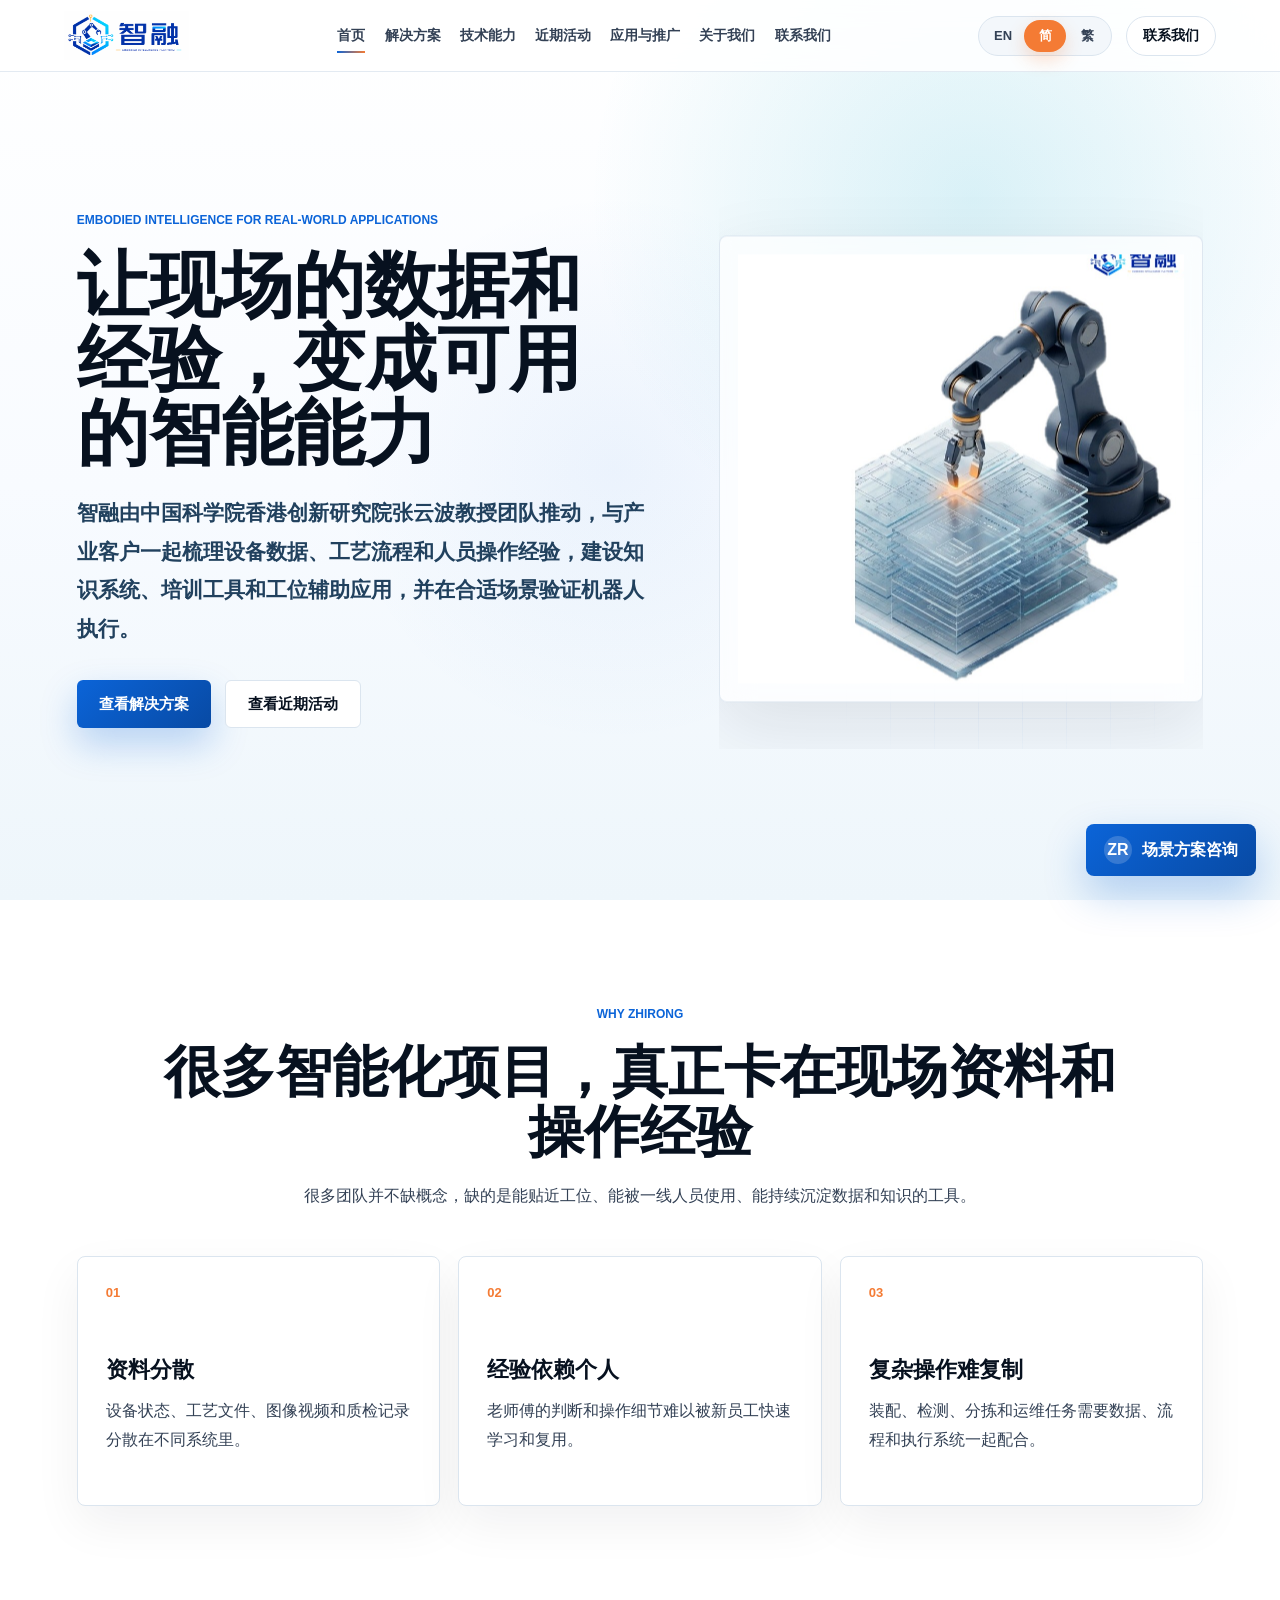
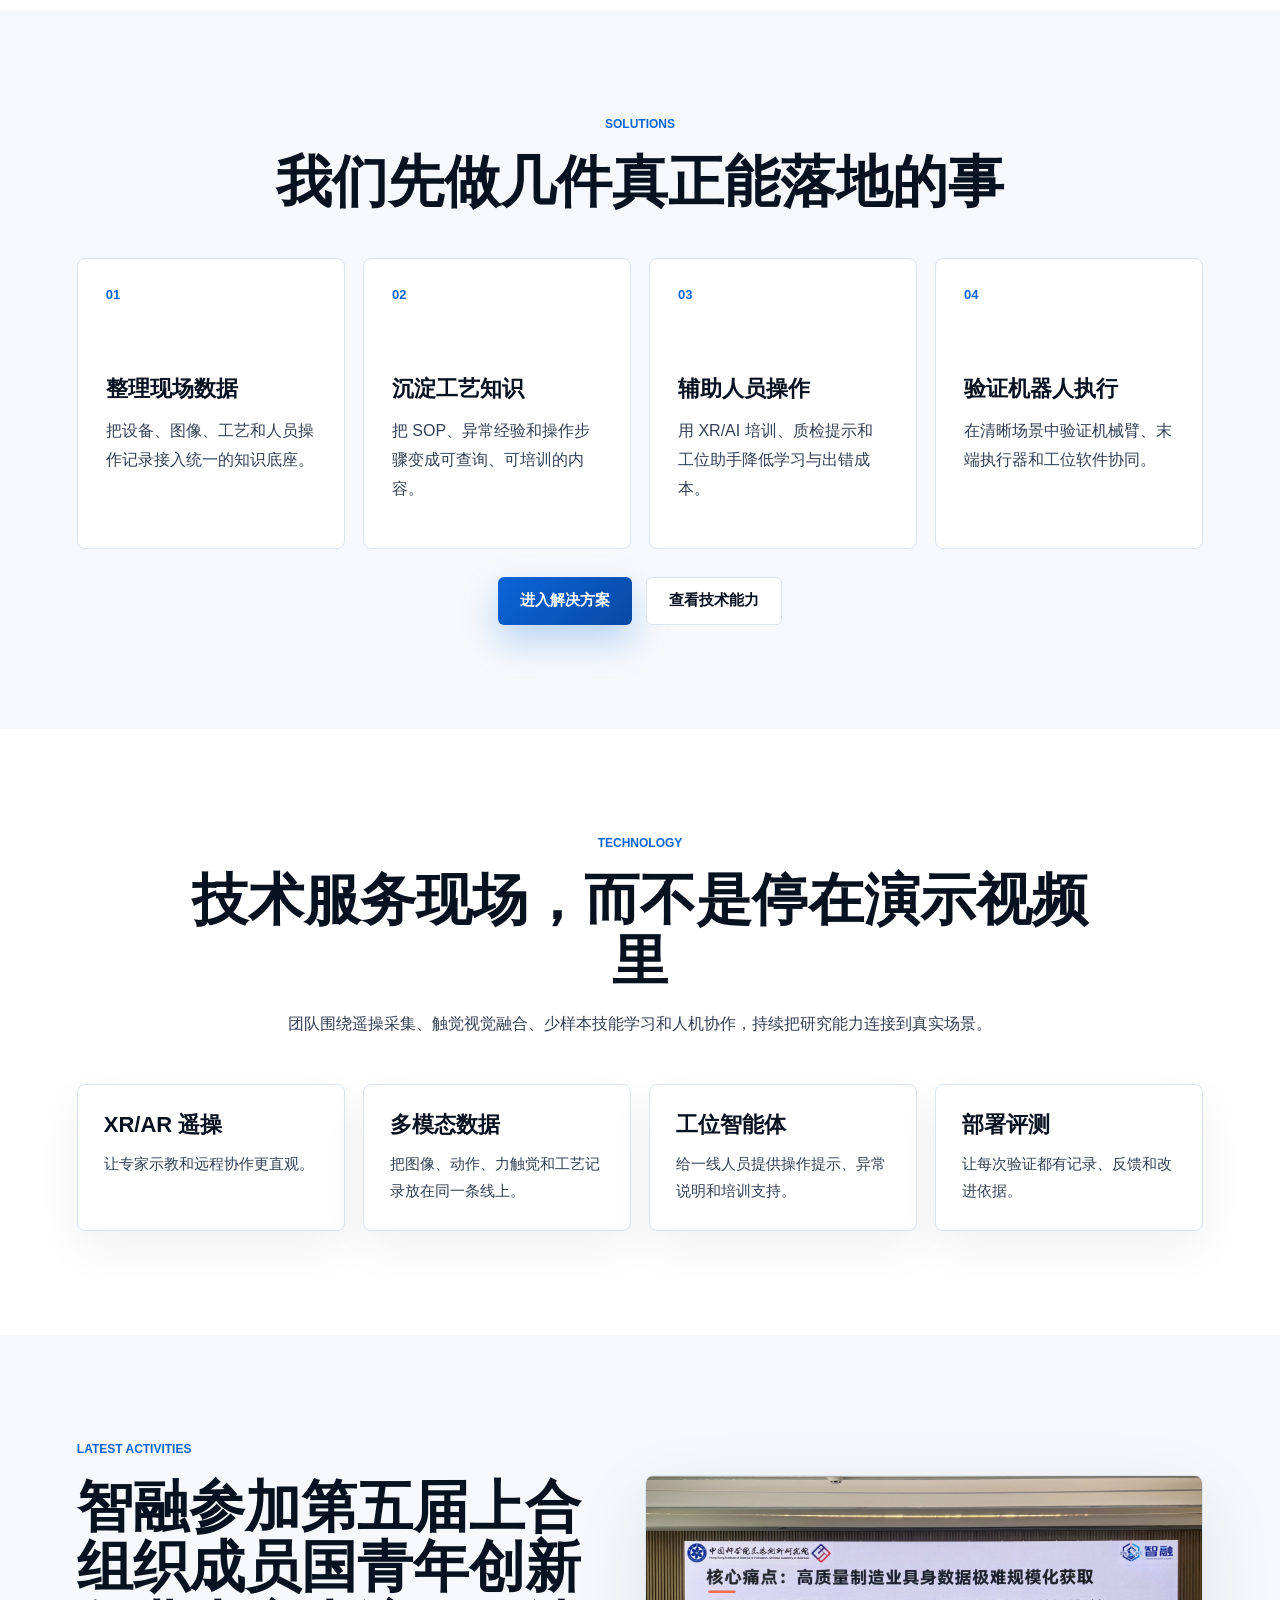
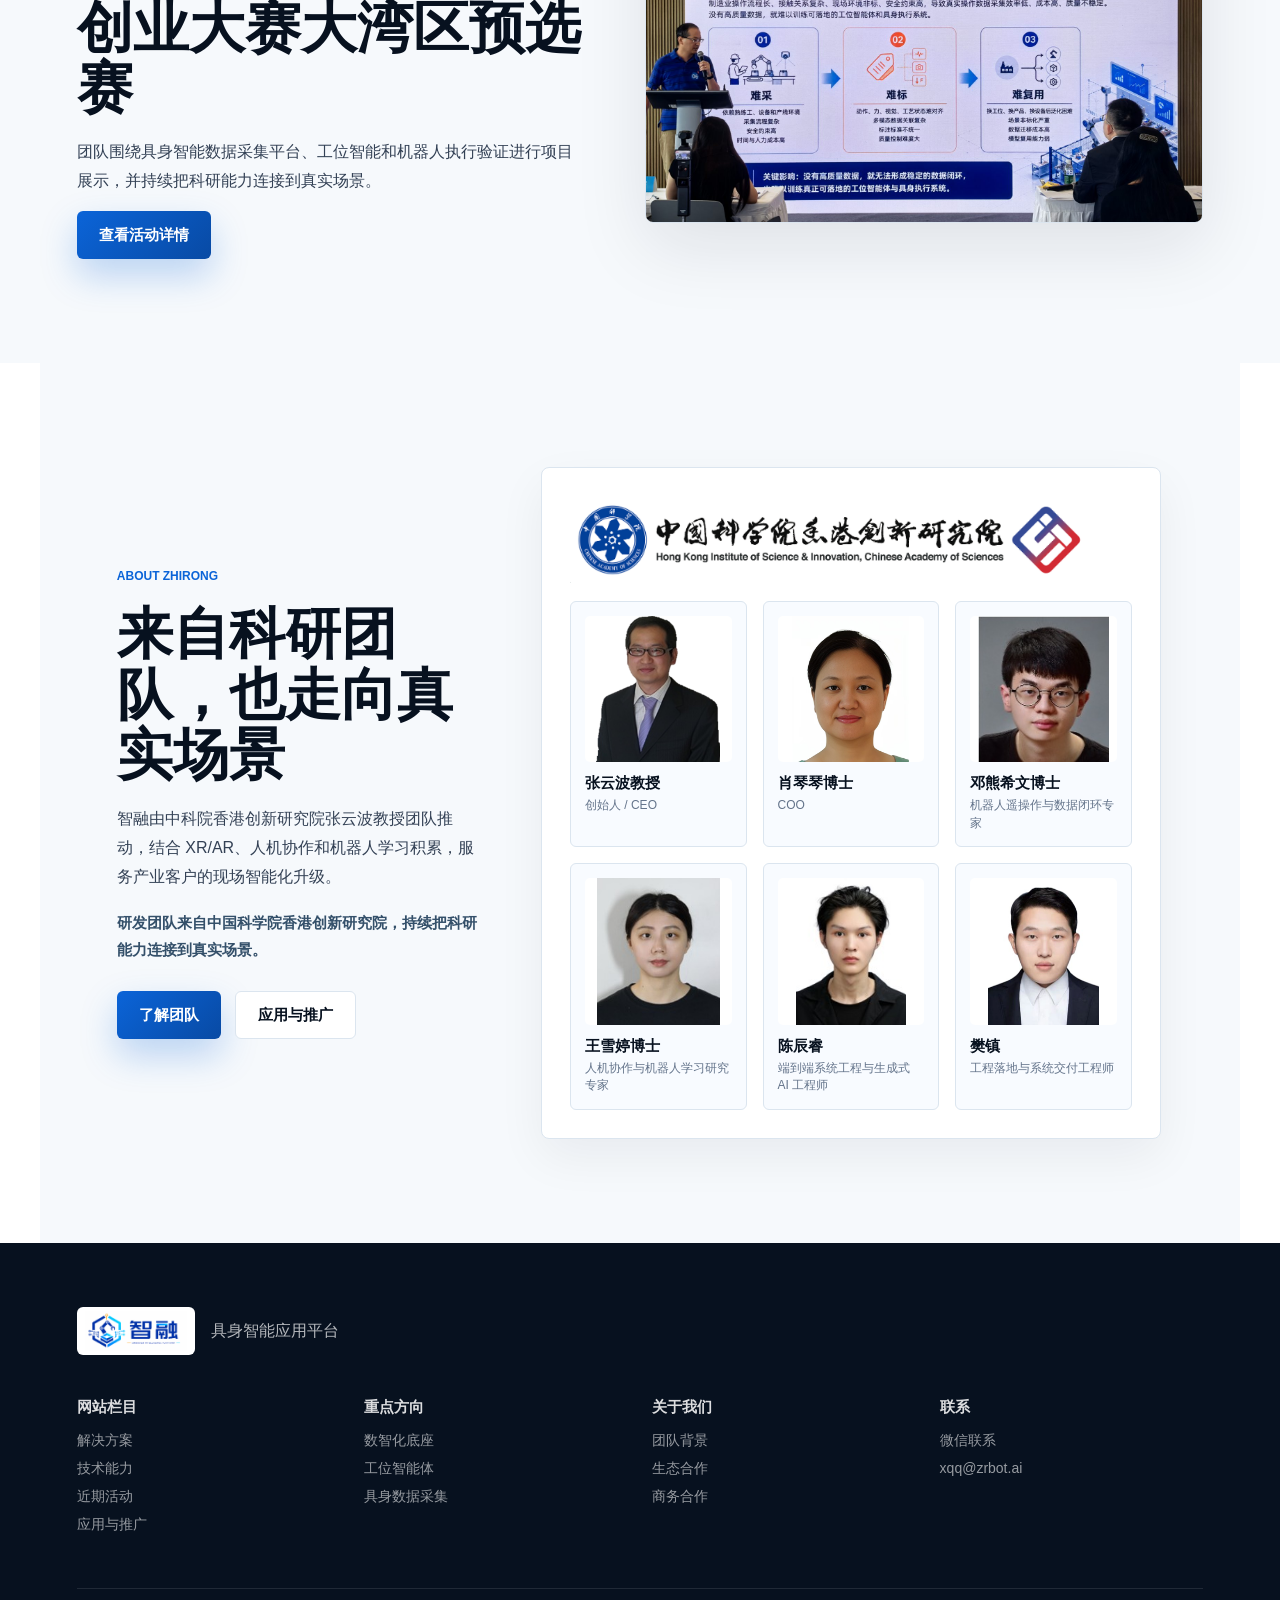
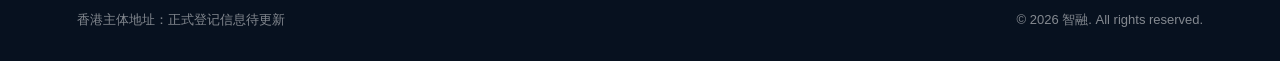
<file: index.html>
﻿<!doctype html>
<html lang="zh-CN">
  <head>
    <meta charset="utf-8" />
    <meta name="viewport" content="width=device-width, initial-scale=1" />
    <title>智融 | 具身智能应用平台</title>
    <meta
      name="description"
      content="智融帮助客户把现场数据、工艺经验和人员操作流程沉淀成可用的智能化能力。"
    />
    <meta name="theme-color" content="#ffffff" />
    <meta property="og:title" content="智融 | 具身智能应用平台" />
    <meta property="og:description" content="让现场的数据和经验，成为可训练、可部署、可复用的智能能力。" />
    <meta property="og:image" content="assets/illustrations/zhirong-presentation-cover.png" />
    <link rel="icon" href="assets/brand/zhirong-logo.png" />
    <link rel="stylesheet" href="styles.css?v=20260603b" />
  </head>
  <body data-page="home">
    <header class="site-header" data-header>
      <a class="brand" href="index.html" aria-label="智融首页">
        <img src="assets/brand/zhirong-logo.png" alt="智融" />
      </a>
      <button class="nav-toggle" type="button" aria-label="打开导航" aria-expanded="false" data-nav-toggle>
        <span></span>
        <span></span>
      </button>
      <nav class="site-nav" data-nav>
        <a href="index.html">首页</a>
        <a href="solutions.html">解决方案</a>
        <a href="technology.html">技术能力</a>
        <a href="activities.html">近期活动</a>
        <a href="applications.html">应用与推广</a>
        <a href="about.html">关于我们</a>
        <a href="contact.html">联系我们</a>
      </nav>
      <div class="header-actions" aria-label="语言与联系入口">
        <div class="language-switch" role="group" aria-label="Language">
          <button type="button" data-lang="en">EN</button>
          <button type="button" data-lang="zh-CN" class="active">简</button>
          <button type="button" data-lang="zh-HK">繁</button>
        </div>
        <a class="header-contact" href="contact.html">联系我们</a>
      </div>
    </header>

    <main id="top">
      <section class="hero" aria-label="智融具身智能应用平台">
        <div class="hero-copy">
          <p class="eyebrow">Embodied Intelligence for Real-World Applications</p>
          <h1>让现场的数据和经验，变成可用的智能能力</h1>
          <p class="hero-lede">
            智融由中国科学院香港创新研究院张云波教授团队推动，与产业客户一起梳理设备数据、工艺流程和人员操作经验，建设知识系统、培训工具和工位辅助应用，并在合适场景验证机器人执行。
          </p>
          <div class="hero-actions">
            <a class="button primary" href="solutions.html">查看解决方案</a>
            <a class="button secondary" href="activities.html">查看近期活动</a>
          </div>
        </div>
        <div class="hero-visual" data-parallax-stage>
          <div class="visual-card">
            <img src="assets/illustrations/hero-robot-platform.jpg" alt="机械臂与数据底座示意" data-parallax-machine />
          </div>
        </div>
      </section>

      <section class="section pain-section">
        <div class="section-heading">
          <p class="eyebrow">Why Zhirong</p>
          <h2>很多智能化项目，真正卡在现场资料和操作经验</h2>
          <p>很多团队并不缺概念，缺的是能贴近工位、能被一线人员使用、能持续沉淀数据和知识的工具。</p>
        </div>
        <div class="pain-grid compact-grid">
          <article>
            <span>01</span>
            <h3>资料分散</h3>
            <p>设备状态、工艺文件、图像视频和质检记录分散在不同系统里。</p>
          </article>
          <article>
            <span>02</span>
            <h3>经验依赖个人</h3>
            <p>老师傅的判断和操作细节难以被新员工快速学习和复用。</p>
          </article>
          <article>
            <span>03</span>
            <h3>复杂操作难复制</h3>
            <p>装配、检测、分拣和运维任务需要数据、流程和执行系统一起配合。</p>
          </article>
        </div>
      </section>

      <section class="section solution-section">
        <div class="section-heading">
          <p class="eyebrow">Solutions</p>
          <h2>我们先做几件真正能落地的事</h2>
        </div>
        <div class="solution-flow">
          <div>
            <strong>整理现场数据</strong>
            <p>把设备、图像、工艺和人员操作记录接入统一的知识底座。</p>
          </div>
          <div>
            <strong>沉淀工艺知识</strong>
            <p>把 SOP、异常经验和操作步骤变成可查询、可培训的内容。</p>
          </div>
          <div>
            <strong>辅助人员操作</strong>
            <p>用 XR/AI 培训、质检提示和工位助手降低学习与出错成本。</p>
          </div>
          <div>
            <strong>验证机器人执行</strong>
            <p>在清晰场景中验证机械臂、末端执行器和工位软件协同。</p>
          </div>
        </div>
        <div class="section-actions">
          <a class="button primary" href="solutions.html">进入解决方案</a>
          <a class="button secondary" href="technology.html">查看技术能力</a>
        </div>
      </section>

      <section class="section brain-section">
        <div class="section-heading center">
          <p class="eyebrow">Technology</p>
          <h2>技术服务现场，而不是停在演示视频里</h2>
          <p>团队围绕遥操采集、触觉视觉融合、少样本技能学习和人机协作，持续把研究能力连接到真实场景。</p>
        </div>
        <div class="capability-strip">
          <article>
            <h3>XR/AR 遥操</h3>
            <p>让专家示教和远程协作更直观。</p>
          </article>
          <article>
            <h3>多模态数据</h3>
            <p>把图像、动作、力触觉和工艺记录放在同一条线上。</p>
          </article>
          <article>
            <h3>工位智能体</h3>
            <p>给一线人员提供操作提示、异常说明和培训支持。</p>
          </article>
          <article>
            <h3>部署评测</h3>
            <p>让每次验证都有记录、反馈和改进依据。</p>
          </article>
        </div>
      </section>

      <section class="section events-section">
        <div class="home-event">
          <div>
            <p class="eyebrow">Latest Activities</p>
            <h2>智融参加第五届上合组织成员国青年创新创业大赛大湾区预选赛</h2>
            <p>
              团队围绕具身智能数据采集平台、工位智能和机器人执行验证进行项目展示，并持续把科研能力连接到真实场景。
            </p>
            <a class="button primary" href="activities.html">查看活动详情</a>
          </div>
          <img src="assets/events/sco2026/sco-2026-1.jpg" alt="第五届上合组织成员国青年创新创业大赛大湾区预选赛项目展示" />
        </div>
      </section>

      <section class="section about-section">
        <div class="about-copy">
          <p class="eyebrow">About Zhirong</p>
          <h2>来自科研团队，也走向真实场景</h2>
          <p>
            智融由中科院香港创新研究院张云波教授团队推动，结合 XR/AR、人机协作和机器人学习积累，服务产业客户的现场智能化升级。
          </p>
          <p class="about-origin">研发团队来自中国科学院香港创新研究院，持续把科研能力连接到真实场景。</p>
          <div class="section-actions left">
            <a class="button primary" href="about.html">了解团队</a>
            <a class="button secondary" href="applications.html">应用与推广</a>
          </div>
        </div>
        <div class="about-panel">
          <img src="assets/brand/hksi-logo.png" alt="中国科学院香港创新研究院" />
          <div class="team-portraits compact-team" aria-label="核心团队">
            <article>
              <img src="assets/team/zhang-yunbo.png" alt="张云波教授" />
              <strong>张云波教授</strong>
              <span>创始人 / CEO</span>
            </article>
            <article>
              <img src="assets/team/xiao-qinqin.png" alt="肖琴琴博士" />
              <strong>肖琴琴博士</strong>
              <span>COO</span>
            </article>
            <article>
              <img src="assets/team/deng-xiongxiwen.jpg" alt="邓熊希文博士" />
              <strong>邓熊希文博士</strong>
              <span>机器人遥操作与数据闭环专家</span>
            </article>
            <article>
              <img src="assets/team/wang-xueting.jpg" alt="王雪婷博士" />
              <strong>王雪婷博士</strong>
              <span>人机协作与机器人学习研究专家</span>
            </article>
            <article>
              <img src="assets/team/chen-chenrui.jpg" alt="陈辰睿" />
              <strong>陈辰睿</strong>
              <span>端到端系统工程与生成式 AI 工程师</span>
            </article>
            <article>
              <img src="assets/team/fan-zhen.png" alt="樊镇" />
              <strong>樊镇</strong>
              <span>工程落地与系统交付工程师</span>
            </article>
          </div>
        </div>
      </section>
    </main>

    <a class="zrbot-widget" href="contact.html" aria-label="跳转到联系入口">
      <span>ZR</span>
      场景方案咨询
    </a>

    <footer class="site-footer">
      <div class="footer-brand">
        <img src="assets/brand/zhirong-logo.png" alt="智融" />
        <p>具身智能应用平台</p>
      </div>
      <div class="footer-links">
        <div>
          <h3>网站栏目</h3>
          <a href="solutions.html">解决方案</a>
          <a href="technology.html">技术能力</a>
          <a href="activities.html">近期活动</a>
          <a href="applications.html">应用与推广</a>
        </div>
        <div>
          <h3>重点方向</h3>
          <a href="solutions.html">数智化底座</a>
          <a href="solutions.html">工位智能体</a>
          <a href="technology.html">具身数据采集</a>
        </div>
        <div>
          <h3>关于我们</h3>
          <a href="about.html">团队背景</a>
          <a href="applications.html">生态合作</a>
          <a href="contact.html">商务合作</a>
        </div>
        <div>
          <h3>联系</h3>
          <a href="contact.html">微信联系</a>
          <a href="mailto:xqq@zrbot.ai">xqq@zrbot.ai</a>
        </div>
      </div>
      <div class="footer-bottom">
        <span>香港主体地址：正式登记信息待更新</span>
        <span>© 2026 智融. All rights reserved.</span>
      </div>
    </footer>

    <script src="script.js?v=20260603b"></script>
  </body>
</html>
</file>
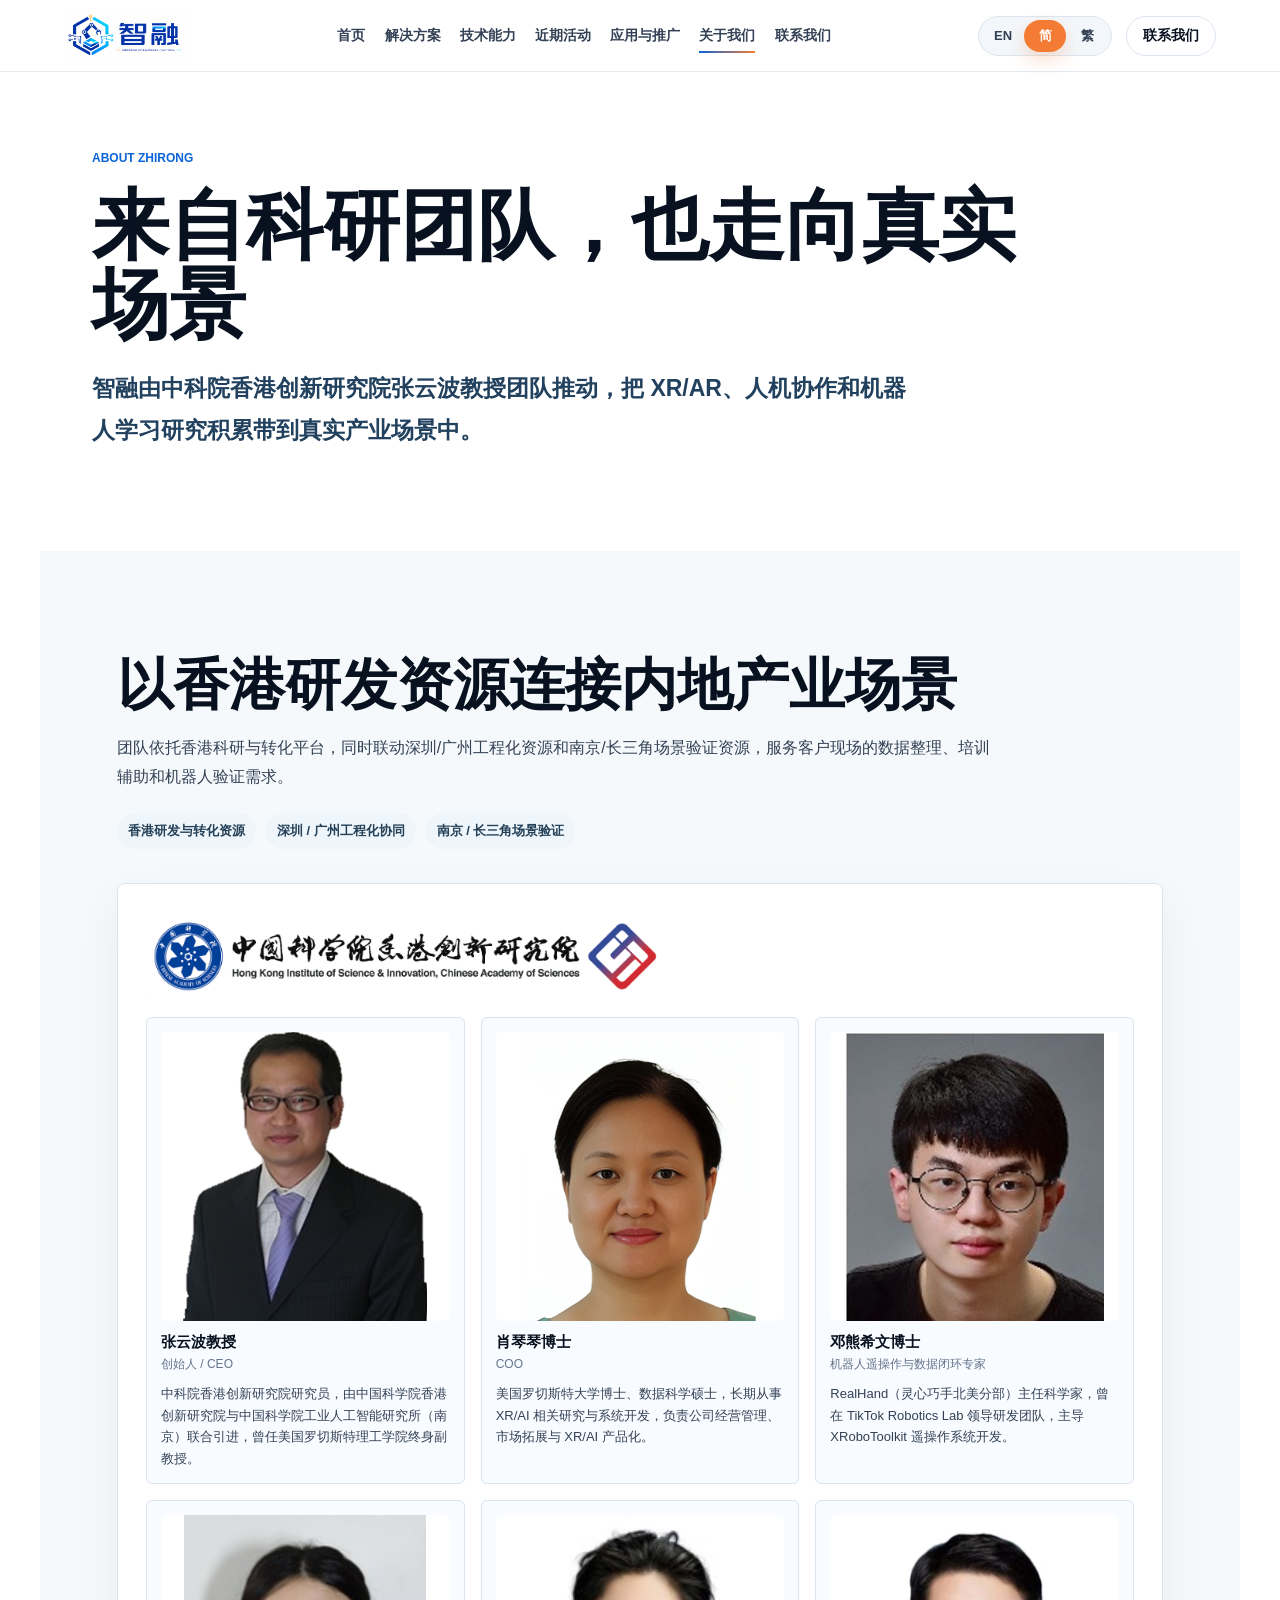
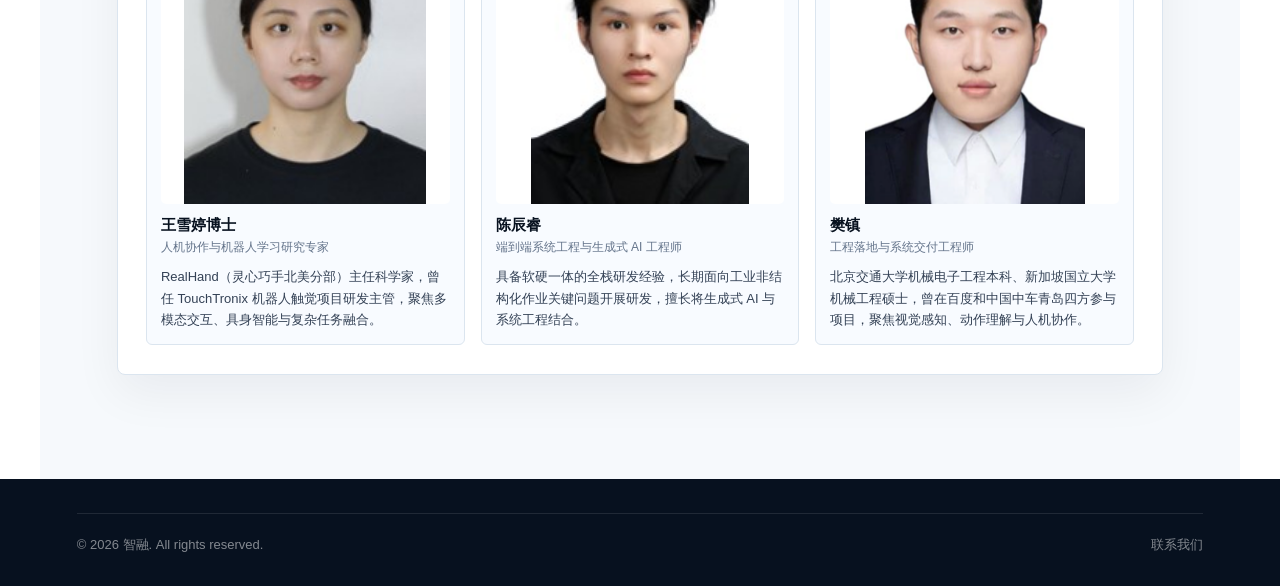
<file: about.html>
﻿<!doctype html>
<html lang="zh-CN">
  <head>
    <meta charset="utf-8" />
    <meta name="viewport" content="width=device-width, initial-scale=1" />
    <title>关于我们 | 智融</title>
    <meta name="description" content="智融由中科院香港创新研究院张云波教授团队推动，面向真实场景推进智能化落地。" />
    <link rel="icon" href="assets/brand/zhirong-logo.png" />
    <link rel="stylesheet" href="styles.css?v=20260603b" />
  </head>
  <body data-page="about">
    <header class="site-header" data-header>
      <a class="brand" href="index.html" aria-label="智融首页"><img src="assets/brand/zhirong-logo.png" alt="智融" /></a>
      <button class="nav-toggle" type="button" aria-label="打开导航" aria-expanded="false" data-nav-toggle><span></span><span></span></button>
      <nav class="site-nav" data-nav>
        <a href="index.html">首页</a>
        <a href="solutions.html">解决方案</a>
        <a href="technology.html">技术能力</a>
        <a href="activities.html">近期活动</a>
        <a href="applications.html">应用与推广</a>
        <a href="about.html">关于我们</a>
        <a href="contact.html">联系我们</a>
      </nav>
      <div class="header-actions" aria-label="语言与联系入口">
        <div class="language-switch" role="group" aria-label="Language"><button type="button" data-lang="en">EN</button><button type="button" data-lang="zh-CN" class="active">简</button><button type="button" data-lang="zh-HK">繁</button></div>
        <a class="header-contact" href="contact.html">联系我们</a>
      </div>
    </header>

    <main>
      <section class="page-hero">
        <p class="eyebrow">About Zhirong</p>
        <h1>来自科研团队，也走向真实场景</h1>
        <p>智融由中科院香港创新研究院张云波教授团队推动，把 XR/AR、人机协作和机器人学习研究积累带到真实产业场景中。</p>
      </section>

      <section class="section about-section">
        <div class="about-copy">
          <h2>以香港研发资源连接内地产业场景</h2>
          <p>团队依托香港科研与转化平台，同时联动深圳/广州工程化资源和南京/长三角场景验证资源，服务客户现场的数据整理、培训辅助和机器人验证需求。</p>
          <div class="about-tags"><span>香港研发与转化资源</span><span>深圳 / 广州工程化协同</span><span>南京 / 长三角场景验证</span></div>
        </div>
        <div class="about-panel">
          <img src="assets/brand/hksi-logo.png" alt="中国科学院香港创新研究院" />
          <div class="team-portraits team-directory" aria-label="核心团队">
            <article><img src="assets/team/zhang-yunbo.png" alt="张云波教授" /><strong>张云波教授</strong><span>创始人 / CEO</span><p>中科院香港创新研究院研究员，由中国科学院香港创新研究院与中国科学院工业人工智能研究所（南京）联合引进，曾任美国罗切斯特理工学院终身副教授。</p></article>
            <article><img src="assets/team/xiao-qinqin.png" alt="肖琴琴博士" /><strong>肖琴琴博士</strong><span>COO</span><p>美国罗切斯特大学博士、数据科学硕士，长期从事 XR/AI 相关研究与系统开发，负责公司经营管理、市场拓展与 XR/AI 产品化。</p></article>
            <article><img src="assets/team/deng-xiongxiwen.jpg" alt="邓熊希文博士" /><strong>邓熊希文博士</strong><span>机器人遥操作与数据闭环专家</span><p>RealHand（灵心巧手北美分部）主任科学家，曾在 TikTok Robotics Lab 领导研发团队，主导 XRoboToolkit 遥操作系统开发。</p></article>
            <article><img src="assets/team/wang-xueting.jpg" alt="王雪婷博士" /><strong>王雪婷博士</strong><span>人机协作与机器人学习研究专家</span><p>RealHand（灵心巧手北美分部）主任科学家，曾任 TouchTronix 机器人触觉项目研发主管，聚焦多模态交互、具身智能与复杂任务融合。</p></article>
            <article><img src="assets/team/chen-chenrui.jpg" alt="陈辰睿" /><strong>陈辰睿</strong><span>端到端系统工程与生成式 AI 工程师</span><p>具备软硬一体的全栈研发经验，长期面向工业非结构化作业关键问题开展研发，擅长将生成式 AI 与系统工程结合。</p></article>
            <article><img src="assets/team/fan-zhen.png" alt="樊镇" /><strong>樊镇</strong><span>工程落地与系统交付工程师</span><p>北京交通大学机械电子工程本科、新加坡国立大学机械工程硕士，曾在百度和中国中车青岛四方参与项目，聚焦视觉感知、动作理解与人机协作。</p></article>
          </div>
        </div>
      </section>
    </main>

    <footer class="site-footer compact-footer">
      <div class="footer-bottom"><span>© 2026 智融. All rights reserved.</span><a href="contact.html">联系我们</a></div>
    </footer>
    <script src="script.js?v=20260603b"></script>
  </body>
</html>
</file>
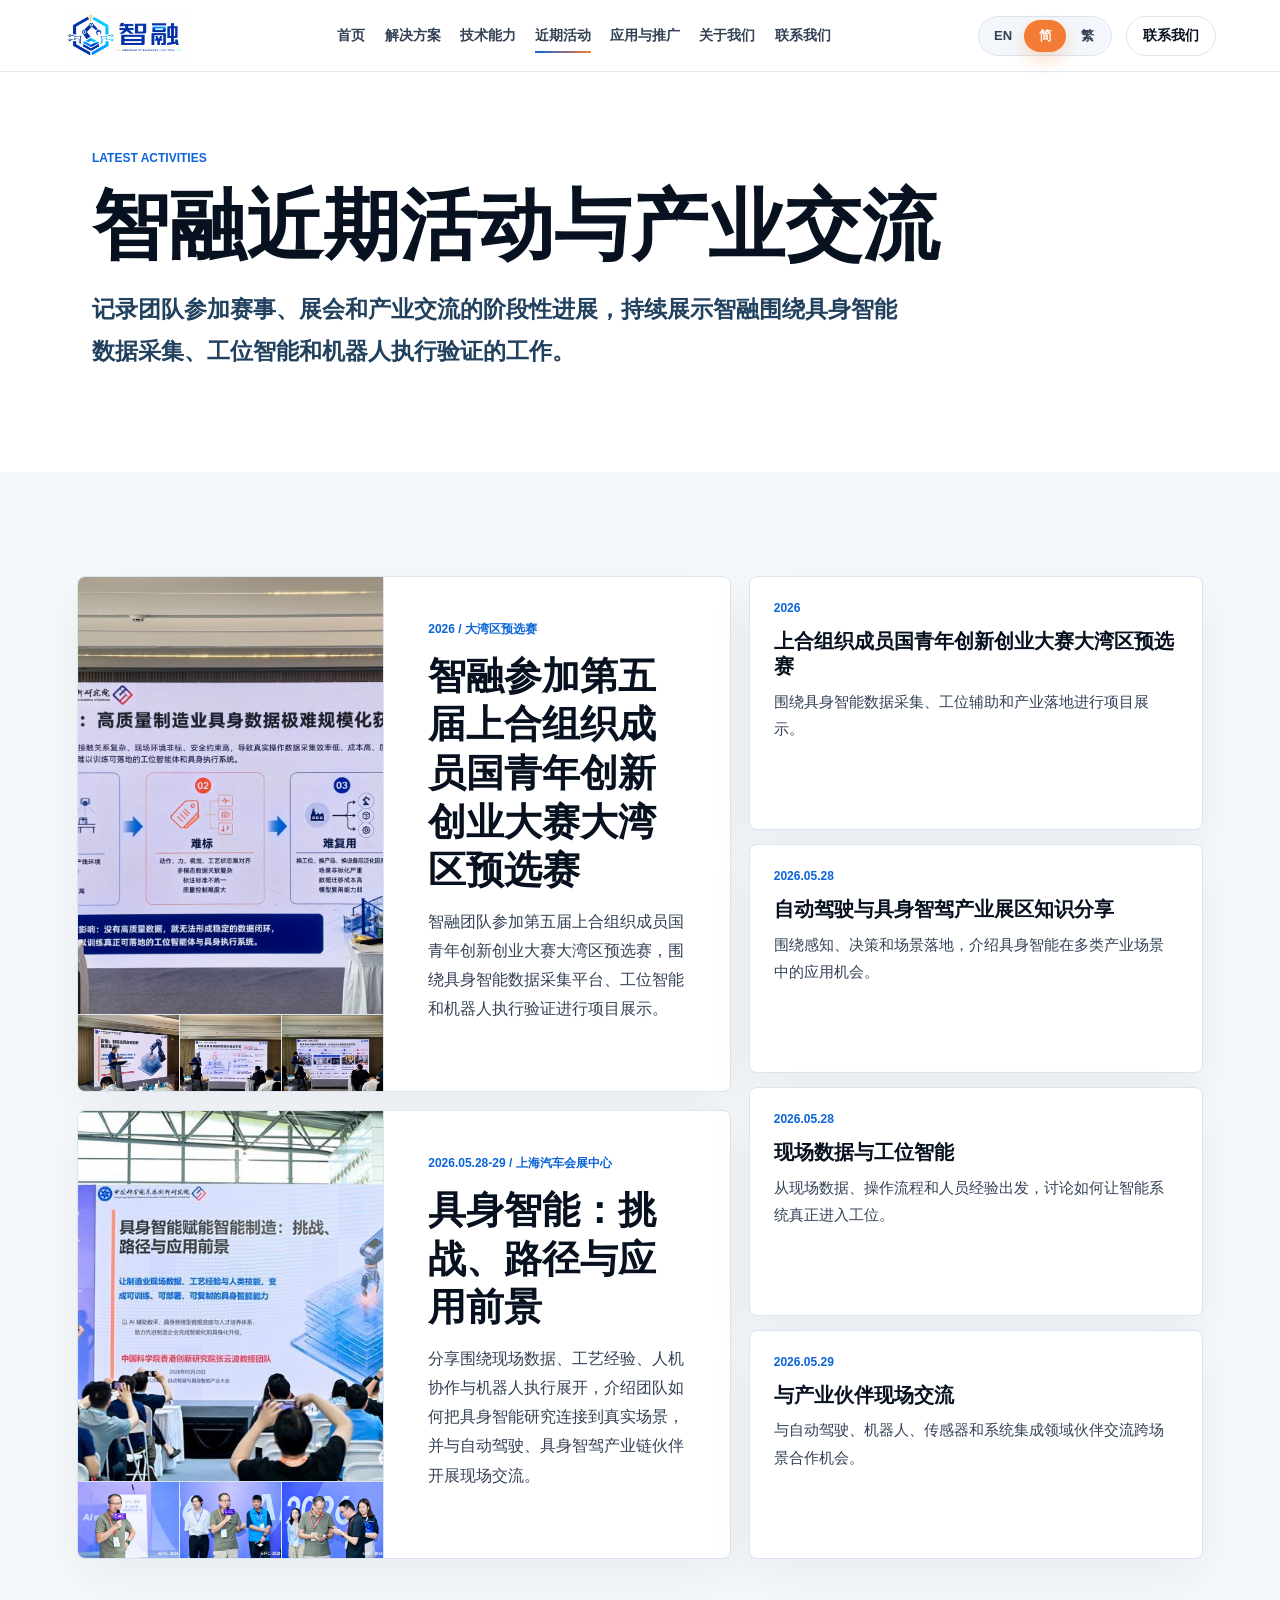
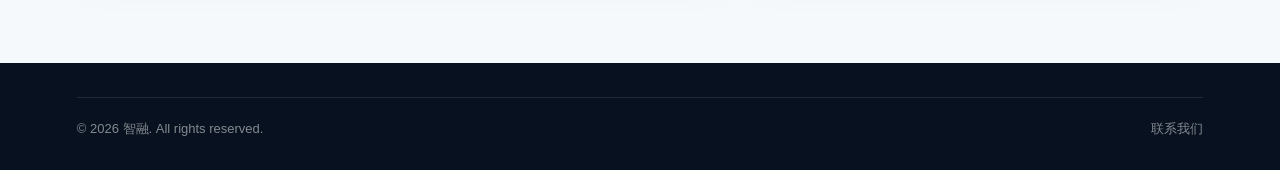
<file: activities.html>
﻿<!doctype html>
<html lang="zh-CN">
  <head>
    <meta charset="utf-8" />
    <meta name="viewport" content="width=device-width, initial-scale=1" />
    <title>近期活动 | 智融</title>
    <meta name="description" content="智融近期活动：上合组织成员国青年创新创业大赛大湾区预选赛、EAC 2026 上海展会分享。" />
    <link rel="icon" href="assets/brand/zhirong-logo.png" />
    <link rel="stylesheet" href="styles.css?v=20260603b" />
  </head>
  <body data-page="activities">
    <header class="site-header" data-header>
      <a class="brand" href="index.html" aria-label="智融首页"><img src="assets/brand/zhirong-logo.png" alt="智融" /></a>
      <button class="nav-toggle" type="button" aria-label="打开导航" aria-expanded="false" data-nav-toggle><span></span><span></span></button>
      <nav class="site-nav" data-nav>
        <a href="index.html">首页</a>
        <a href="solutions.html">解决方案</a>
        <a href="technology.html">技术能力</a>
        <a href="activities.html">近期活动</a>
        <a href="applications.html">应用与推广</a>
        <a href="about.html">关于我们</a>
        <a href="contact.html">联系我们</a>
      </nav>
      <div class="header-actions" aria-label="语言与联系入口">
        <div class="language-switch" role="group" aria-label="Language"><button type="button" data-lang="en">EN</button><button type="button" data-lang="zh-CN" class="active">简</button><button type="button" data-lang="zh-HK">繁</button></div>
        <a class="header-contact" href="contact.html">联系我们</a>
      </div>
    </header>

    <main>
      <section class="page-hero">
        <p class="eyebrow">Latest Activities</p>
        <h1>智融近期活动与产业交流</h1>
        <p>记录团队参加赛事、展会和产业交流的阶段性进展，持续展示智融围绕具身智能数据采集、工位智能和机器人执行验证的工作。</p>
      </section>

      <section class="section events-section">
        <div class="events-layout">
          <div class="event-stack">
            <article class="featured-event">
              <div class="event-media">
                <img src="assets/events/sco2026/sco-2026-1.jpg" alt="第五届上合组织成员国青年创新创业大赛大湾区预选赛项目展示" />
                <div class="event-gallery" aria-label="上合大赛大湾区预选赛现场照片">
                  <img src="assets/events/sco2026/sco-2026-2.jpg" alt="智融具身智能数据采集平台展示" />
                  <img src="assets/events/sco2026/sco-2026-3.jpg" alt="智融团队展示具身数据价值" />
                  <img src="assets/events/sco2026/sco-2026-4.jpg" alt="智融团队介绍具身数据采集路径" />
                </div>
              </div>
              <div>
                <span>2026 / 大湾区预选赛</span>
                <h3>智融参加第五届上合组织成员国青年创新创业大赛大湾区预选赛</h3>
                <p>智融团队参加第五届上合组织成员国青年创新创业大赛大湾区预选赛，围绕具身智能数据采集平台、工位智能和机器人执行验证进行项目展示。</p>
              </div>
            </article>
            <article class="featured-event">
              <div class="event-media">
                <img src="assets/events/eac2026/eac-2026-main.jpg" alt="EAC2026 具身智能主题分享现场" />
                <div class="event-gallery" aria-label="EAC2026 现场照片">
                  <img src="assets/events/eac2026/eac-2026-zhang-yunbo.jpg" alt="EAC2026 张云波教授现场交流" />
                  <img src="assets/events/eac2026/eac-2026-exhibition-area.jpg" alt="EAC2026 具身智驾产业展区交流" />
                  <img src="assets/events/eac2026/eac-2026-discussion.jpg" alt="EAC2026 展区现场沟通" />
                </div>
              </div>
              <div>
                <span>2026.05.28-29 / 上海汽车会展中心</span>
                <h3>具身智能：挑战、路径与应用前景</h3>
                <p>分享围绕现场数据、工艺经验、人机协作与机器人执行展开，介绍团队如何把具身智能研究连接到真实场景，并与自动驾驶、具身智驾产业链伙伴开展现场交流。</p>
              </div>
            </article>
          </div>
          <div class="event-list" aria-label="近期活动列表">
            <article><time datetime="2026">2026</time><h3>上合组织成员国青年创新创业大赛大湾区预选赛</h3><p>围绕具身智能数据采集、工位辅助和产业落地进行项目展示。</p></article>
            <article><time datetime="2026-05-28">2026.05.28</time><h3>自动驾驶与具身智驾产业展区知识分享</h3><p>围绕感知、决策和场景落地，介绍具身智能在多类产业场景中的应用机会。</p></article>
            <article><time datetime="2026-05-28">2026.05.28</time><h3>现场数据与工位智能</h3><p>从现场数据、操作流程和人员经验出发，讨论如何让智能系统真正进入工位。</p></article>
            <article><time datetime="2026-05-29">2026.05.29</time><h3>与产业伙伴现场交流</h3><p>与自动驾驶、机器人、传感器和系统集成领域伙伴交流跨场景合作机会。</p></article>
          </div>
        </div>
      </section>
    </main>

    <footer class="site-footer compact-footer">
      <div class="footer-bottom"><span>© 2026 智融. All rights reserved.</span><a href="contact.html">联系我们</a></div>
    </footer>
    <script src="script.js?v=20260603b"></script>
  </body>
</html>
</file>
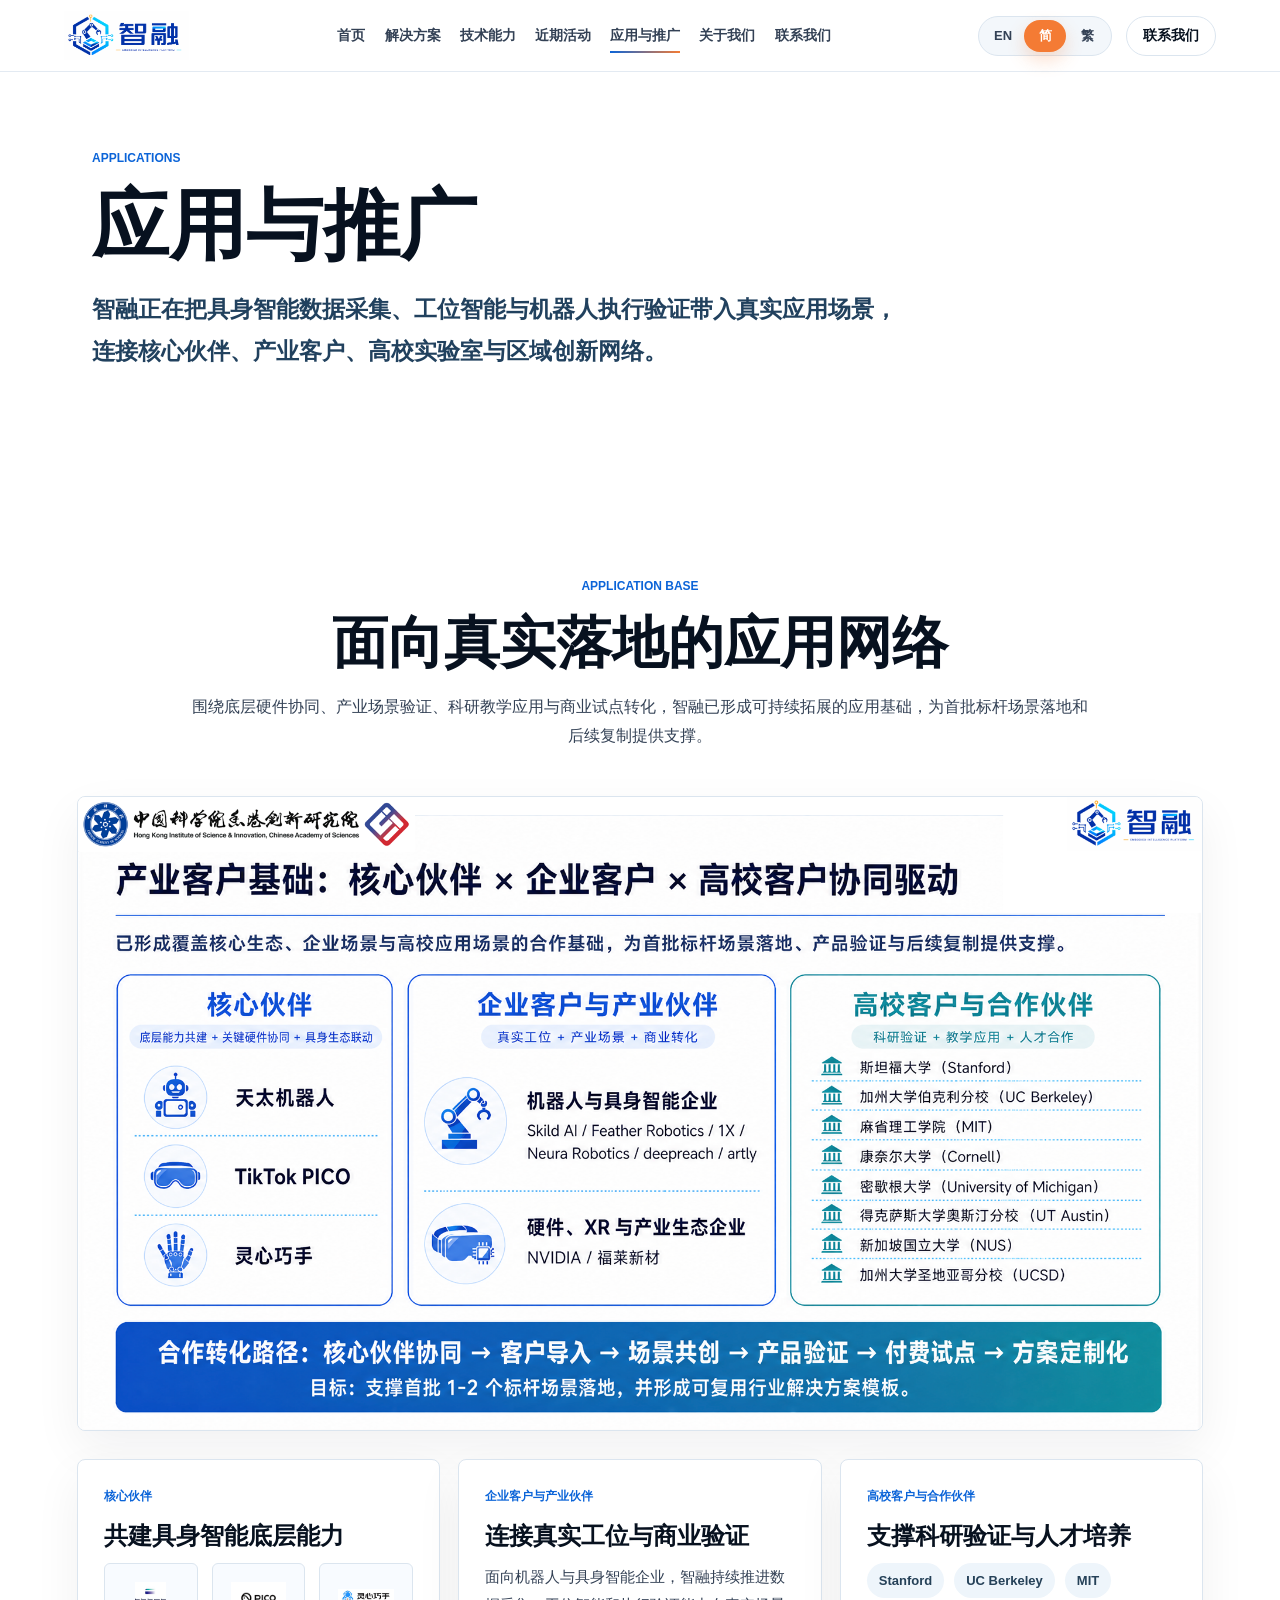
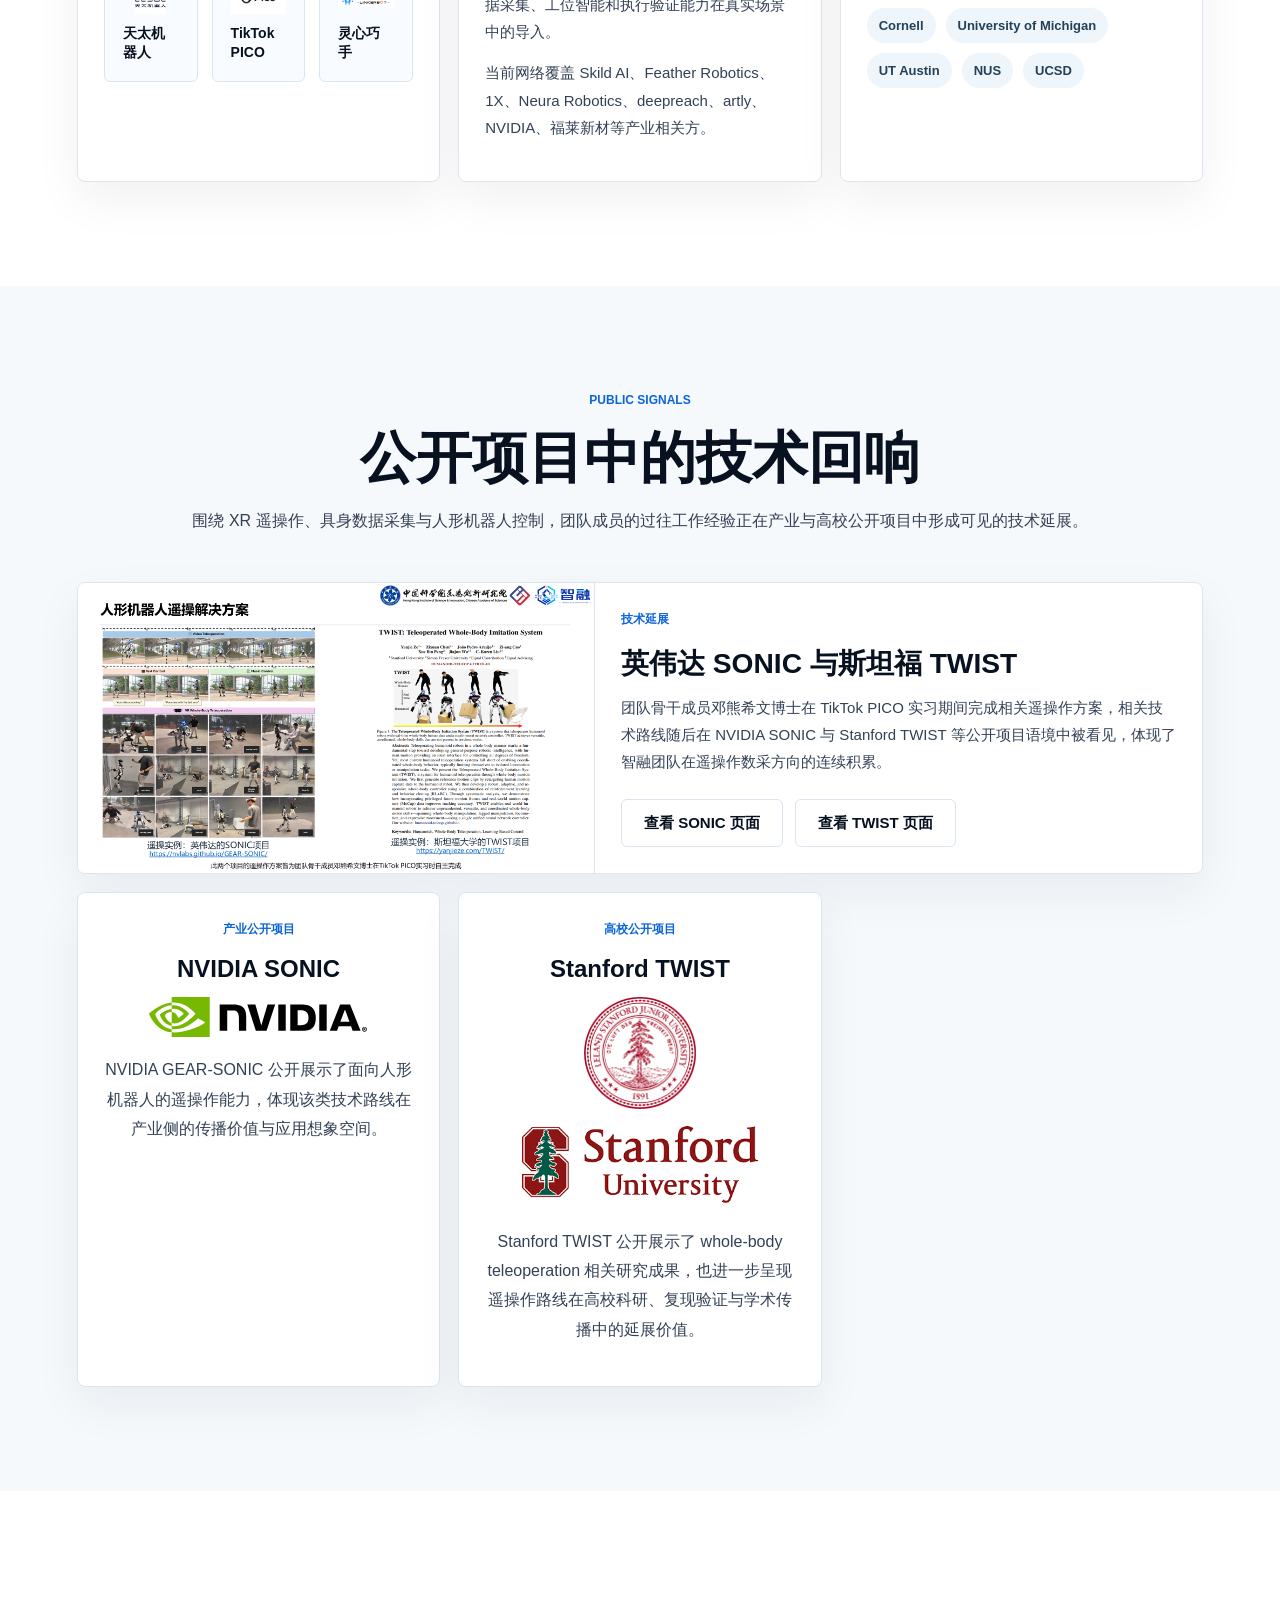
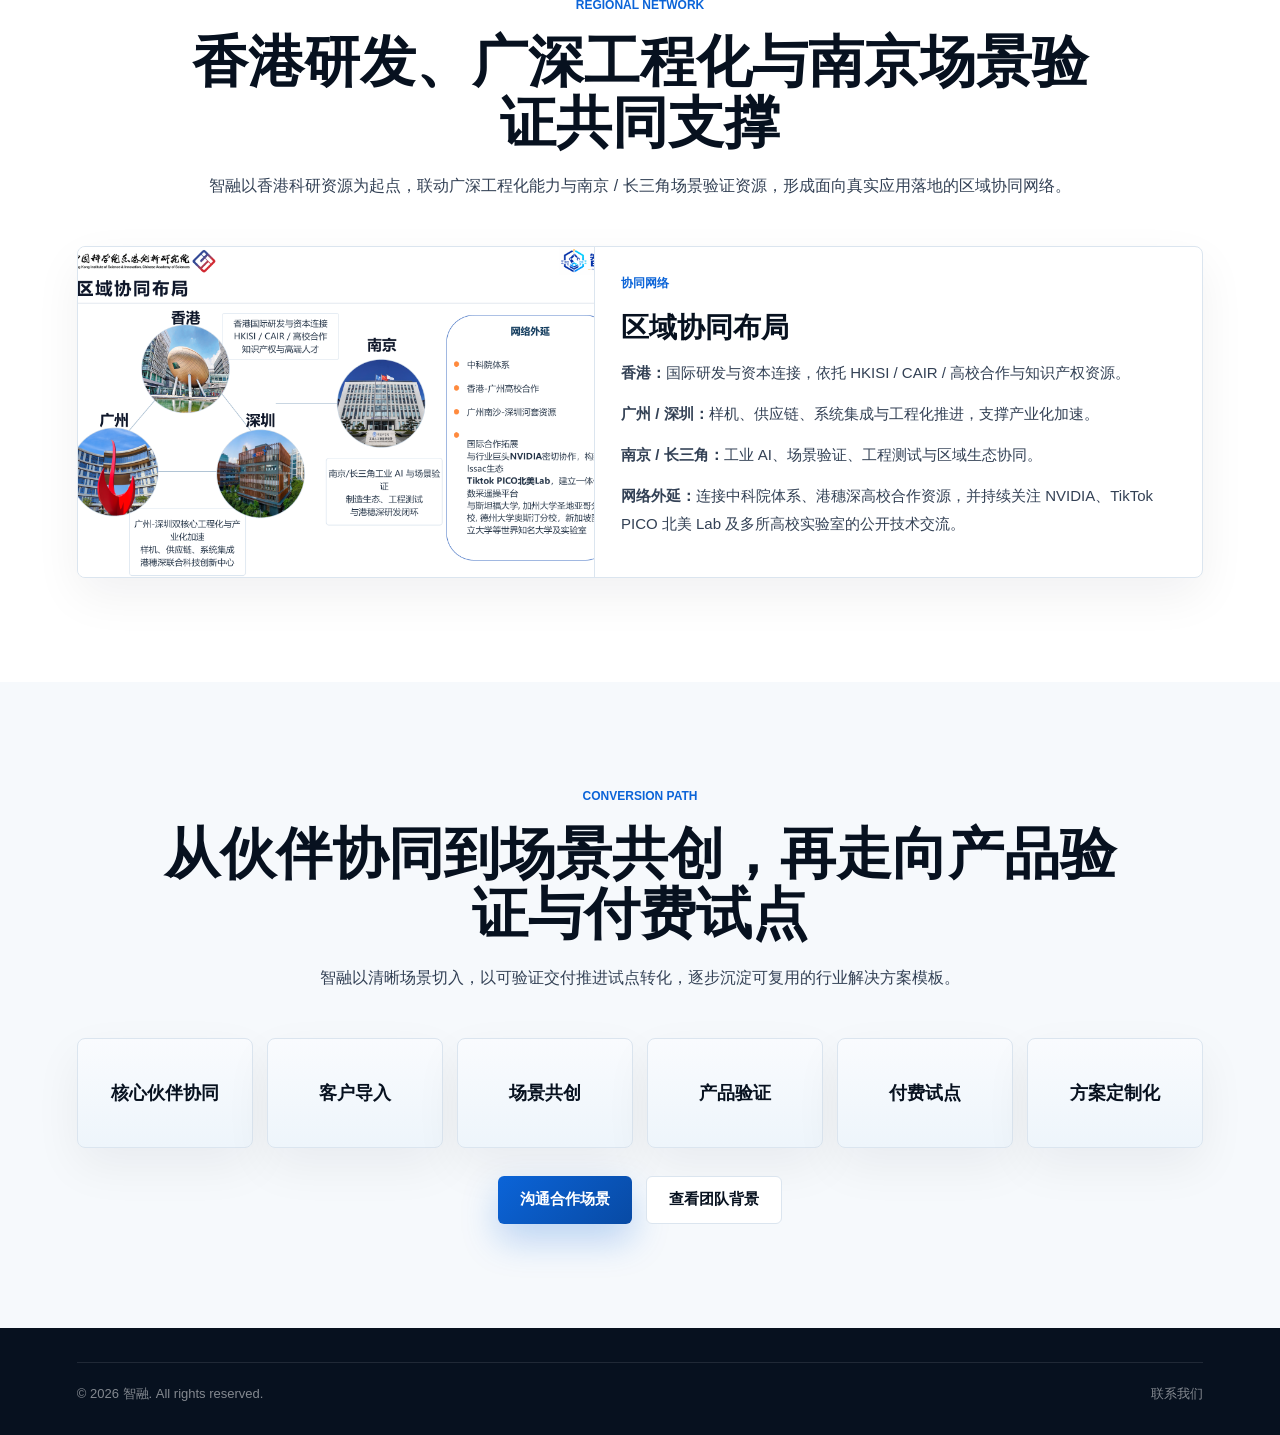
<file: applications.html>
<!doctype html>
<html lang="zh-CN">
  <head>
    <meta charset="utf-8" />
    <meta name="viewport" content="width=device-width, initial-scale=1" />
    <title>应用与推广 | 智融</title>
    <meta
      name="description"
      content="智融持续推进具身智能能力在真实场景中的应用验证、生态协同与技术传播。"
    />
    <link rel="icon" href="assets/brand/zhirong-logo.png" />
    <link rel="stylesheet" href="styles.css?v=20260603b" />
  </head>
  <body data-page="applications">
    <header class="site-header" data-header>
      <a class="brand" href="index.html" aria-label="智融首页"><img src="assets/brand/zhirong-logo.png" alt="智融" /></a>
      <button class="nav-toggle" type="button" aria-label="打开导航" aria-expanded="false" data-nav-toggle><span></span><span></span></button>
      <nav class="site-nav" data-nav>
        <a href="index.html">首页</a>
        <a href="solutions.html">解决方案</a>
        <a href="technology.html">技术能力</a>
        <a href="activities.html">近期活动</a>
        <a href="applications.html">应用与推广</a>
        <a href="about.html">关于我们</a>
        <a href="contact.html">联系我们</a>
      </nav>
      <div class="header-actions" aria-label="语言与联系入口">
        <div class="language-switch" role="group" aria-label="Language"><button type="button" data-lang="en">EN</button><button type="button" data-lang="zh-CN" class="active">简</button><button type="button" data-lang="zh-HK">繁</button></div>
        <a class="header-contact" href="contact.html">联系我们</a>
      </div>
    </header>

    <main>
      <section class="page-hero">
        <p class="eyebrow">Applications</p>
        <h1>应用与推广</h1>
        <p>智融正在把具身智能数据采集、工位智能与机器人执行验证带入真实应用场景，连接核心伙伴、产业客户、高校实验室与区域创新网络。</p>
      </section>

      <section class="section">
        <div class="section-heading center">
          <p class="eyebrow">Application Base</p>
          <h2>面向真实落地的应用网络</h2>
          <p>围绕底层硬件协同、产业场景验证、科研教学应用与商业试点转化，智融已形成可持续拓展的应用基础，为首批标杆场景落地和后续复制提供支撑。</p>
        </div>
        <div class="slide-frame">
          <img src="assets/applications/slides/slide-18.png" alt="产业客户基础与合作协同示意页" />
        </div>
        <div class="impact-grid">
          <article class="impact-card">
            <span>核心伙伴</span>
            <h3>共建具身智能底层能力</h3>
            <div class="logo-pair">
              <div class="logo-tile">
                <img src="assets/brand/tiantai-logo.jpeg" alt="天太机器人" />
                <strong>天太机器人</strong>
              </div>
              <div class="logo-tile">
                <img src="assets/applications/logos/pico-logo.png" alt="TikTok PICO" />
                <strong>TikTok PICO</strong>
              </div>
              <div class="logo-tile">
                <img src="assets/brand/lingxin-logo.jpeg" alt="灵心巧手" />
                <strong>灵心巧手</strong>
              </div>
            </div>
          </article>
          <article class="impact-card">
            <span>企业客户与产业伙伴</span>
            <h3>连接真实工位与商业验证</h3>
            <p class="impact-note">面向机器人与具身智能企业，智融持续推进数据采集、工位智能和执行验证能力在真实场景中的导入。</p>
            <p class="impact-note">当前网络覆盖 Skild AI、Feather Robotics、1X、Neura Robotics、deepreach、artly、NVIDIA、福莱新材等产业相关方。</p>
          </article>
          <article class="impact-card">
            <span>高校客户与合作伙伴</span>
            <h3>支撑科研验证与人才培养</h3>
            <div class="badge-cloud">
              <span>Stanford</span>
              <span>UC Berkeley</span>
              <span>MIT</span>
              <span>Cornell</span>
              <span>University of Michigan</span>
              <span>UT Austin</span>
              <span>NUS</span>
              <span>UCSD</span>
            </div>
          </article>
        </div>
      </section>

      <section class="section solution-section">
        <div class="section-heading center">
          <p class="eyebrow">Public Signals</p>
          <h2>公开项目中的技术回响</h2>
          <p>围绕 XR 遥操作、具身数据采集与人形机器人控制，团队成员的过往工作经验正在产业与高校公开项目中形成可见的技术延展。</p>
        </div>
        <div class="proof-card impact-proof">
          <img src="assets/applications/slides/slide-05.png" alt="英伟达 SONIC 与斯坦福 TWIST 相关遥操作方案页" />
          <div>
            <span>技术延展</span>
            <h3>英伟达 SONIC 与斯坦福 TWIST</h3>
            <p>团队骨干成员邓熊希文博士在 TikTok PICO 实习期间完成相关遥操作方案，相关技术路线随后在 NVIDIA SONIC 与 Stanford TWIST 等公开项目语境中被看见，体现了智融团队在遥操作数采方向的连续积累。</p>
            <div class="impact-actions">
              <a class="button secondary" href="https://nvlabs.github.io/GEAR-SONIC/" target="_blank" rel="noreferrer">查看 SONIC 页面</a>
              <a class="button secondary" href="https://yanjieze.com/TWIST/" target="_blank" rel="noreferrer">查看 TWIST 页面</a>
            </div>
          </div>
        </div>
        <div class="impact-grid impact-grid-tight">
          <article class="impact-card quote-card">
            <span>产业公开项目</span>
            <h3>NVIDIA SONIC</h3>
            <img class="quote-logo" src="assets/applications/logos/nvidia-logo.svg" alt="NVIDIA" />
            <p>NVIDIA GEAR-SONIC 公开展示了面向人形机器人的遥操作能力，体现该类技术路线在产业侧的传播价值与应用想象空间。</p>
          </article>
          <article class="impact-card quote-card">
            <span>高校公开项目</span>
            <h3>Stanford TWIST</h3>
            <div class="stanford-lockup">
              <img class="stanford-seal" src="assets/applications/logos/stanford-logo.png" alt="Stanford seal" />
              <img class="stanford-wordmark" src="assets/applications/logos/stanford-university-logo.png" alt="Stanford University" />
            </div>
            <p>Stanford TWIST 公开展示了 whole-body teleoperation 相关研究成果，也进一步呈现遥操作路线在高校科研、复现验证与学术传播中的延展价值。</p>
          </article>
        </div>
      </section>

      <section class="section">
        <div class="section-heading center">
          <p class="eyebrow">Regional Network</p>
          <h2>香港研发、广深工程化与南京场景验证共同支撑</h2>
          <p>智融以香港科研资源为起点，联动广深工程化能力与南京 / 长三角场景验证资源，形成面向真实应用落地的区域协同网络。</p>
        </div>
        <div class="proof-card impact-proof">
          <img src="assets/applications/slides/slide-19.png" alt="区域协同布局与网络外延示意页" />
          <div>
            <span>协同网络</span>
            <h3>区域协同布局</h3>
            <div class="impact-list">
              <p><strong>香港：</strong>国际研发与资本连接，依托 HKISI / CAIR / 高校合作与知识产权资源。</p>
              <p><strong>广州 / 深圳：</strong>样机、供应链、系统集成与工程化推进，支撑产业化加速。</p>
              <p><strong>南京 / 长三角：</strong>工业 AI、场景验证、工程测试与区域生态协同。</p>
              <p><strong>网络外延：</strong>连接中科院体系、港穗深高校合作资源，并持续关注 NVIDIA、TikTok PICO 北美 Lab 及多所高校实验室的公开技术交流。</p>
            </div>
          </div>
        </div>
      </section>

      <section class="section solution-section">
        <div class="section-heading center">
          <p class="eyebrow">Conversion Path</p>
          <h2>从伙伴协同到场景共创，再走向产品验证与付费试点</h2>
          <p>智融以清晰场景切入，以可验证交付推进试点转化，逐步沉淀可复用的行业解决方案模板。</p>
        </div>
        <div class="impact-roadmap">
          <div>核心伙伴协同</div>
          <div>客户导入</div>
          <div>场景共创</div>
          <div>产品验证</div>
          <div>付费试点</div>
          <div>方案定制化</div>
        </div>
        <div class="section-actions">
          <a class="button primary" href="contact.html">沟通合作场景</a>
          <a class="button secondary" href="about.html">查看团队背景</a>
        </div>
      </section>
    </main>

    <footer class="site-footer compact-footer">
      <div class="footer-bottom"><span>© 2026 智融. All rights reserved.</span><a href="contact.html">联系我们</a></div>
    </footer>
    <script src="script.js?v=20260603b"></script>
  </body>
</html>
</file>
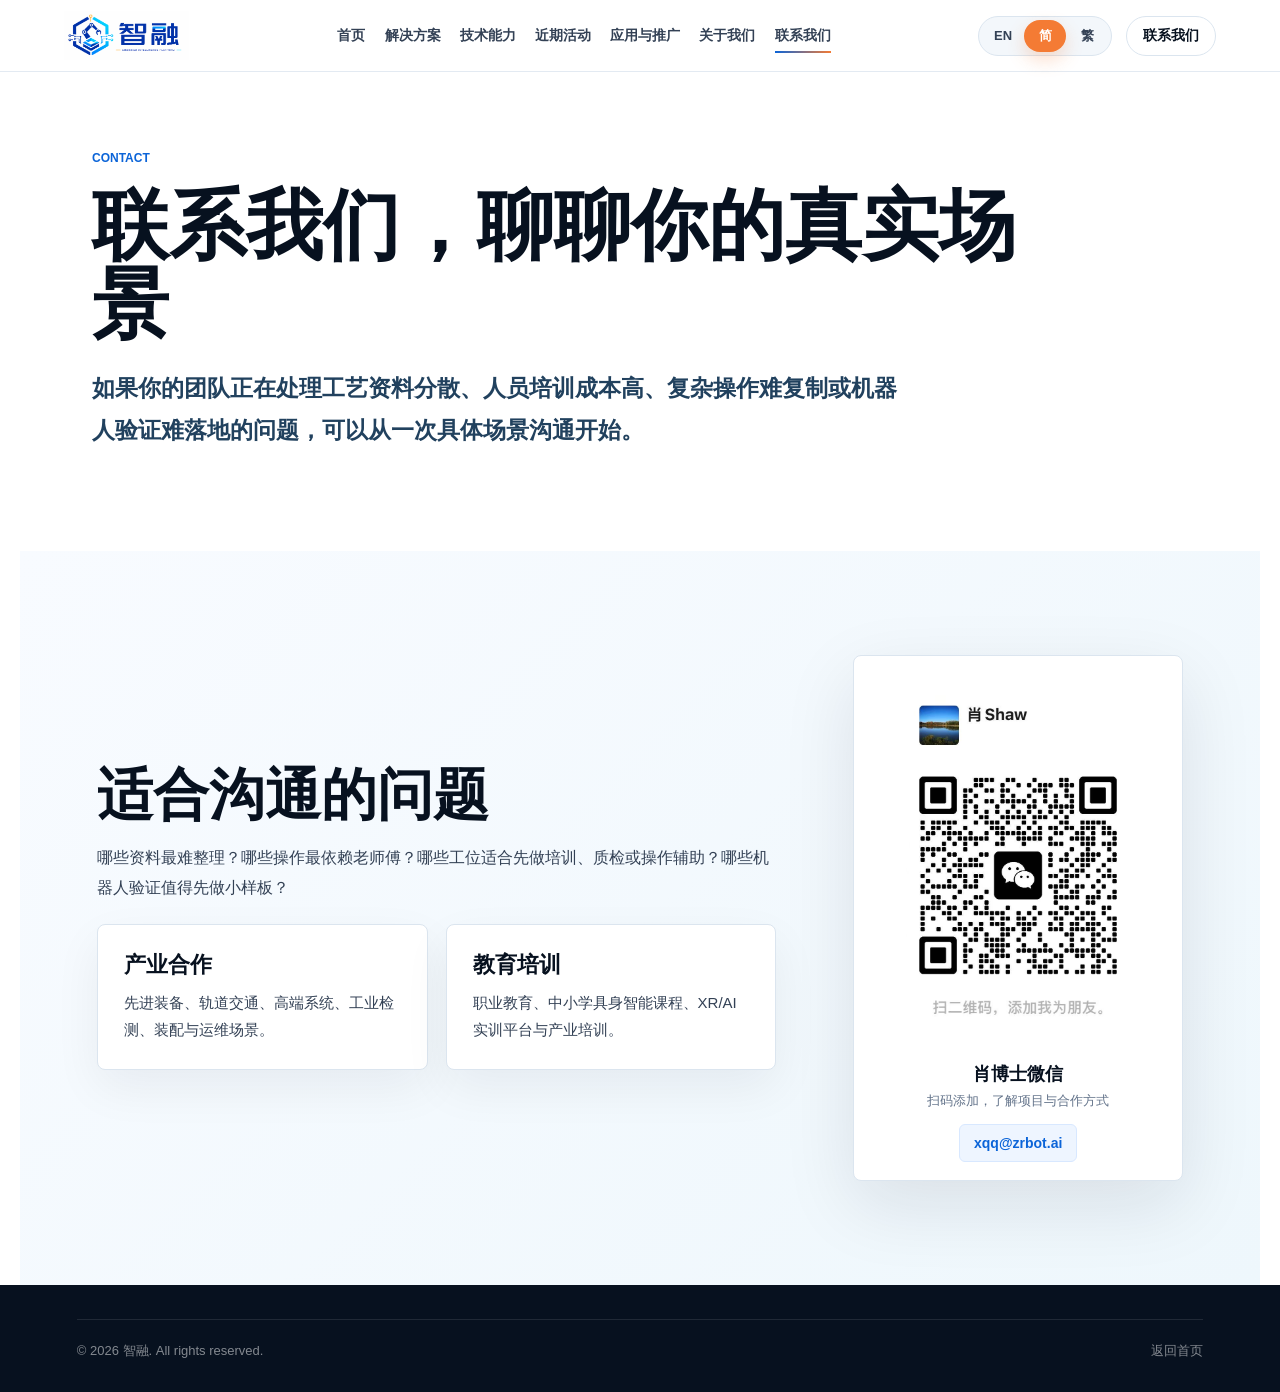
<file: contact.html>
﻿<!doctype html>
<html lang="zh-CN">
  <head>
    <meta charset="utf-8" />
    <meta name="viewport" content="width=device-width, initial-scale=1" />
    <title>联系我们 | 智融</title>
    <meta name="description" content="联系智融，沟通现场数据整理、培训辅助、工位智能和机器人验证合作。" />
    <link rel="icon" href="assets/brand/zhirong-logo.png" />
    <link rel="stylesheet" href="styles.css?v=20260603b" />
  </head>
  <body data-page="contact">
    <header class="site-header" data-header>
      <a class="brand" href="index.html" aria-label="智融首页"><img src="assets/brand/zhirong-logo.png" alt="智融" /></a>
      <button class="nav-toggle" type="button" aria-label="打开导航" aria-expanded="false" data-nav-toggle><span></span><span></span></button>
      <nav class="site-nav" data-nav>
        <a href="index.html">首页</a>
        <a href="solutions.html">解决方案</a>
        <a href="technology.html">技术能力</a>
        <a href="activities.html">近期活动</a>
        <a href="applications.html">应用与推广</a>
        <a href="about.html">关于我们</a>
        <a href="contact.html">联系我们</a>
      </nav>
      <div class="header-actions" aria-label="语言与联系入口">
        <div class="language-switch" role="group" aria-label="Language"><button type="button" data-lang="en">EN</button><button type="button" data-lang="zh-CN" class="active">简</button><button type="button" data-lang="zh-HK">繁</button></div>
        <a class="header-contact" href="contact.html">联系我们</a>
      </div>
    </header>

    <main>
      <section class="page-hero">
        <p class="eyebrow">Contact</p>
        <h1>联系我们，聊聊你的真实场景</h1>
        <p>如果你的团队正在处理工艺资料分散、人员培训成本高、复杂操作难复制或机器人验证难落地的问题，可以从一次具体场景沟通开始。</p>
      </section>

      <section class="section contact-section">
        <div class="contact-copy">
          <h2>适合沟通的问题</h2>
          <p>哪些资料最难整理？哪些操作最依赖老师傅？哪些工位适合先做培训、质检或操作辅助？哪些机器人验证值得先做小样板？</p>
          <div class="capability-strip contact-topics">
            <article><h3>产业合作</h3><p>先进装备、轨道交通、高端系统、工业检测、装配与运维场景。</p></article>
            <article><h3>教育培训</h3><p>职业教育、中小学具身智能课程、XR/AI 实训平台与产业培训。</p></article>
          </div>
        </div>
        <div class="wechat-card">
          <img src="assets/contact/wechat-contact.jpg" alt="肖博士微信二维码" />
          <strong>肖博士微信</strong>
          <span>扫码添加，了解项目与合作方式</span>
          <a class="email-link" href="mailto:xqq@zrbot.ai">xqq@zrbot.ai</a>
        </div>
      </section>
    </main>

    <footer class="site-footer compact-footer">
      <div class="footer-bottom"><span>© 2026 智融. All rights reserved.</span><a href="index.html">返回首页</a></div>
    </footer>
    <script src="script.js?v=20260603b"></script>
  </body>
</html>
</file>
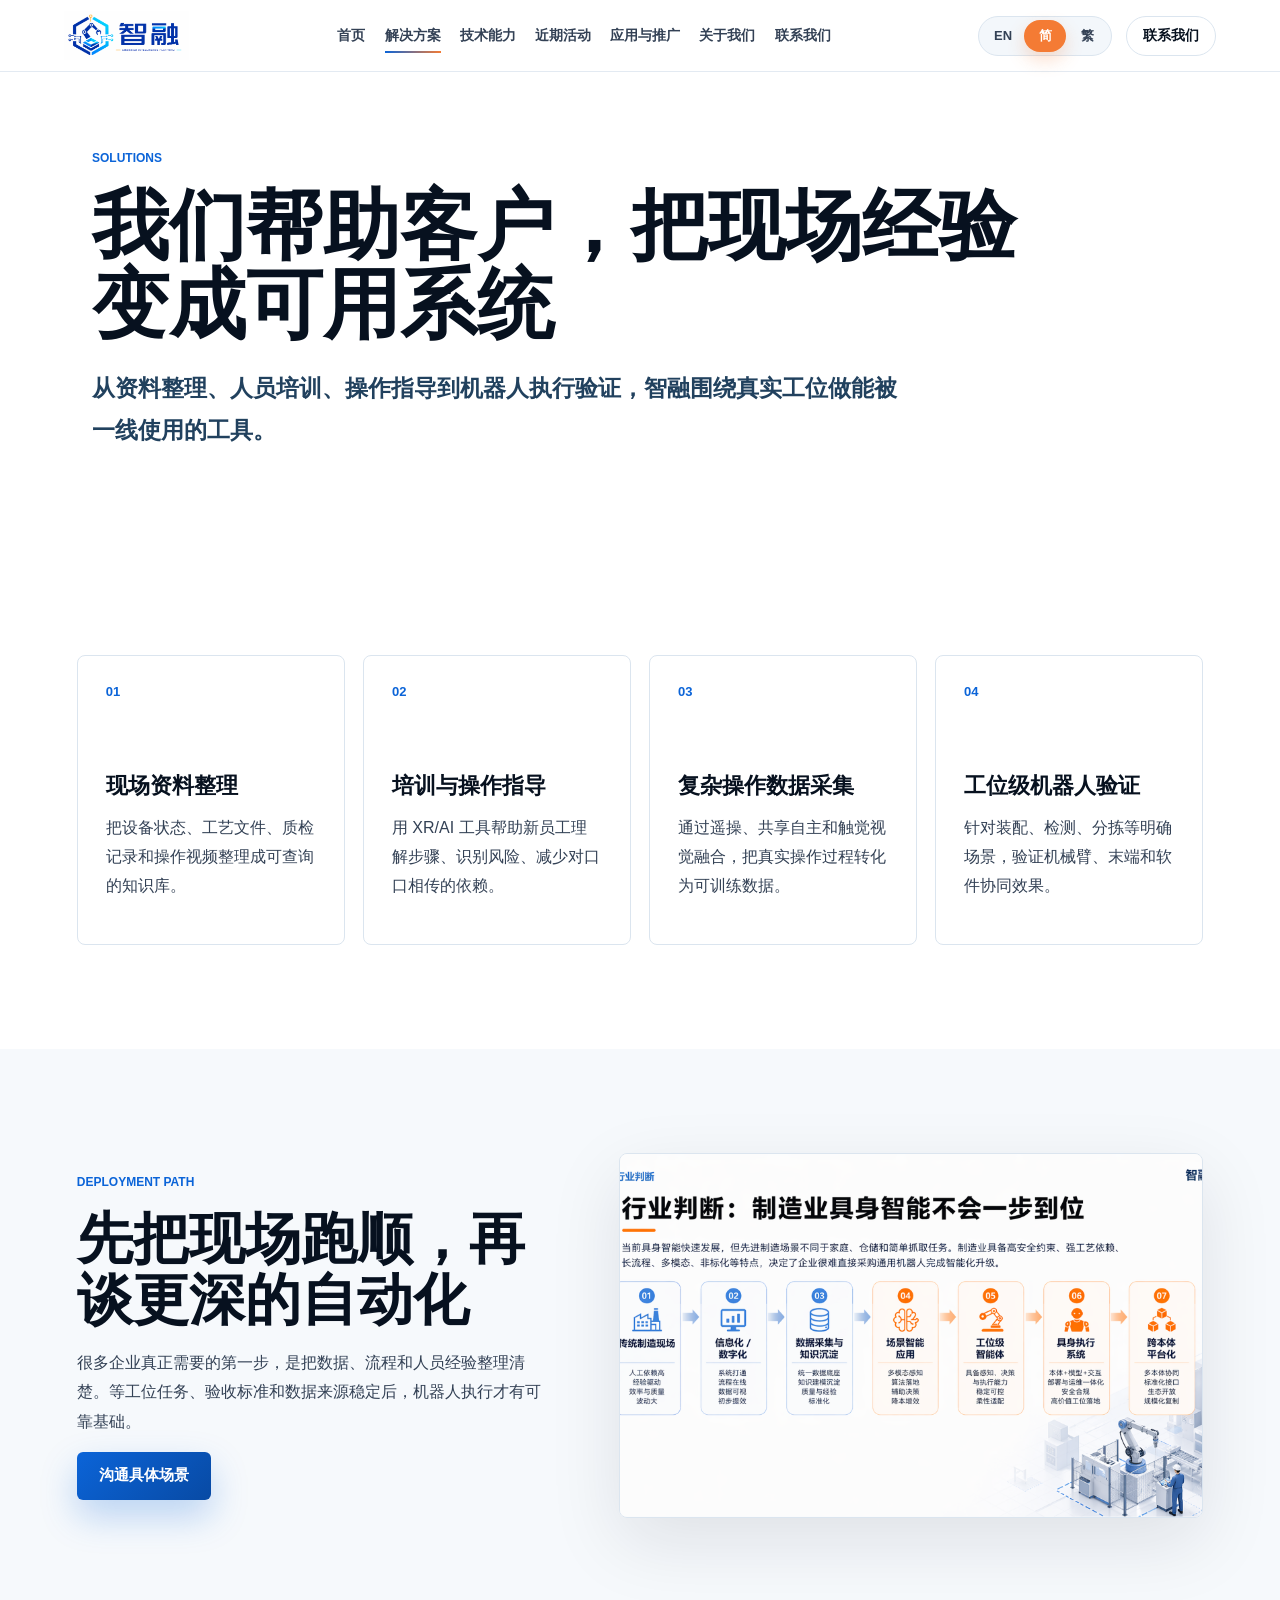
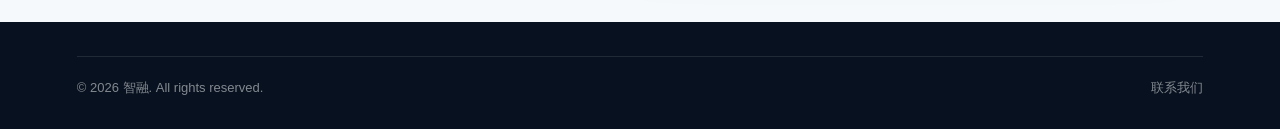
<file: solutions.html>
﻿<!doctype html>
<html lang="zh-CN">
  <head>
    <meta charset="utf-8" />
    <meta name="viewport" content="width=device-width, initial-scale=1" />
    <title>解决方案 | 智融</title>
    <meta name="description" content="智融帮助客户整理现场数据、沉淀工艺知识、建设培训与工位辅助系统，并验证机器人执行。" />
    <link rel="icon" href="assets/brand/zhirong-logo.png" />
    <link rel="stylesheet" href="styles.css?v=20260603b" />
  </head>
  <body data-page="solutions">
    <header class="site-header" data-header>
      <a class="brand" href="index.html" aria-label="智融首页"><img src="assets/brand/zhirong-logo.png" alt="智融" /></a>
      <button class="nav-toggle" type="button" aria-label="打开导航" aria-expanded="false" data-nav-toggle><span></span><span></span></button>
      <nav class="site-nav" data-nav>
        <a href="index.html">首页</a>
        <a href="solutions.html">解决方案</a>
        <a href="technology.html">技术能力</a>
        <a href="activities.html">近期活动</a>
        <a href="applications.html">应用与推广</a>
        <a href="about.html">关于我们</a>
        <a href="contact.html">联系我们</a>
      </nav>
      <div class="header-actions" aria-label="语言与联系入口">
        <div class="language-switch" role="group" aria-label="Language"><button type="button" data-lang="en">EN</button><button type="button" data-lang="zh-CN" class="active">简</button><button type="button" data-lang="zh-HK">繁</button></div>
        <a class="header-contact" href="contact.html">联系我们</a>
      </div>
    </header>

    <main>
      <section class="page-hero">
        <p class="eyebrow">Solutions</p>
        <h1>我们帮助客户，把现场经验变成可用系统</h1>
        <p>从资料整理、人员培训、操作指导到机器人执行验证，智融围绕真实工位做能被一线使用的工具。</p>
      </section>

      <section class="section">
        <div class="solution-flow page-flow">
          <div><strong>现场资料整理</strong><p>把设备状态、工艺文件、质检记录和操作视频整理成可查询的知识库。</p></div>
          <div><strong>培训与操作指导</strong><p>用 XR/AI 工具帮助新员工理解步骤、识别风险、减少对口口相传的依赖。</p></div>
          <div><strong>复杂操作数据采集</strong><p>通过遥操、共享自主和触觉视觉融合，把真实操作过程转化为可训练数据。</p></div>
          <div><strong>工位级机器人验证</strong><p>针对装配、检测、分拣等明确场景，验证机械臂、末端和软件协同效果。</p></div>
        </div>
      </section>

      <section class="section solution-section">
        <div class="split-feature">
          <div>
            <p class="eyebrow">Deployment Path</p>
            <h2>先把现场跑顺，再谈更深的自动化</h2>
            <p>很多企业真正需要的第一步，是把数据、流程和人员经验整理清楚。等工位任务、验收标准和数据来源稳定后，机器人执行才有可靠基础。</p>
            <a class="button primary" href="contact.html">沟通具体场景</a>
          </div>
          <img src="assets/illustrations/embodied-roadmap.png" alt="具身智能不会一步到位路径图" />
        </div>
      </section>
    </main>

    <footer class="site-footer compact-footer">
      <div class="footer-bottom"><span>© 2026 智融. All rights reserved.</span><a href="contact.html">联系我们</a></div>
    </footer>
    <script src="script.js?v=20260603b"></script>
  </body>
</html>
</file>
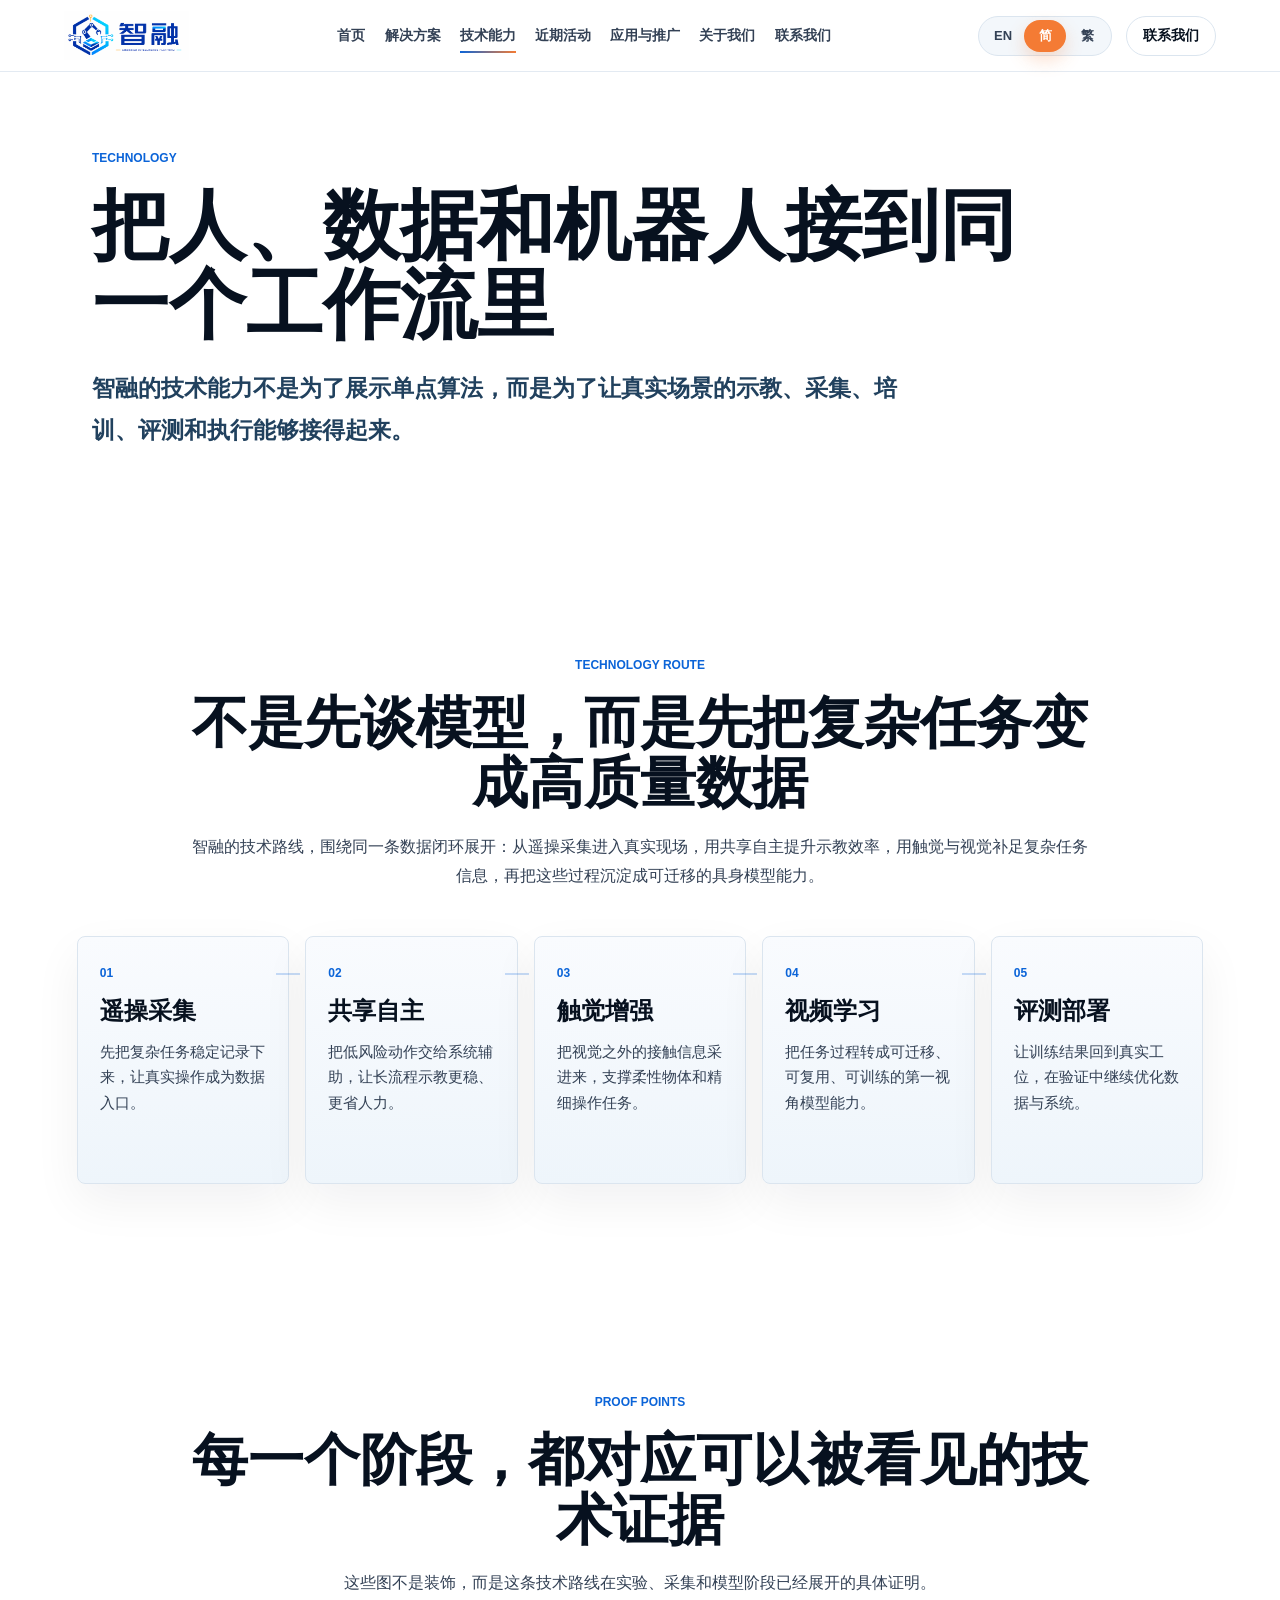
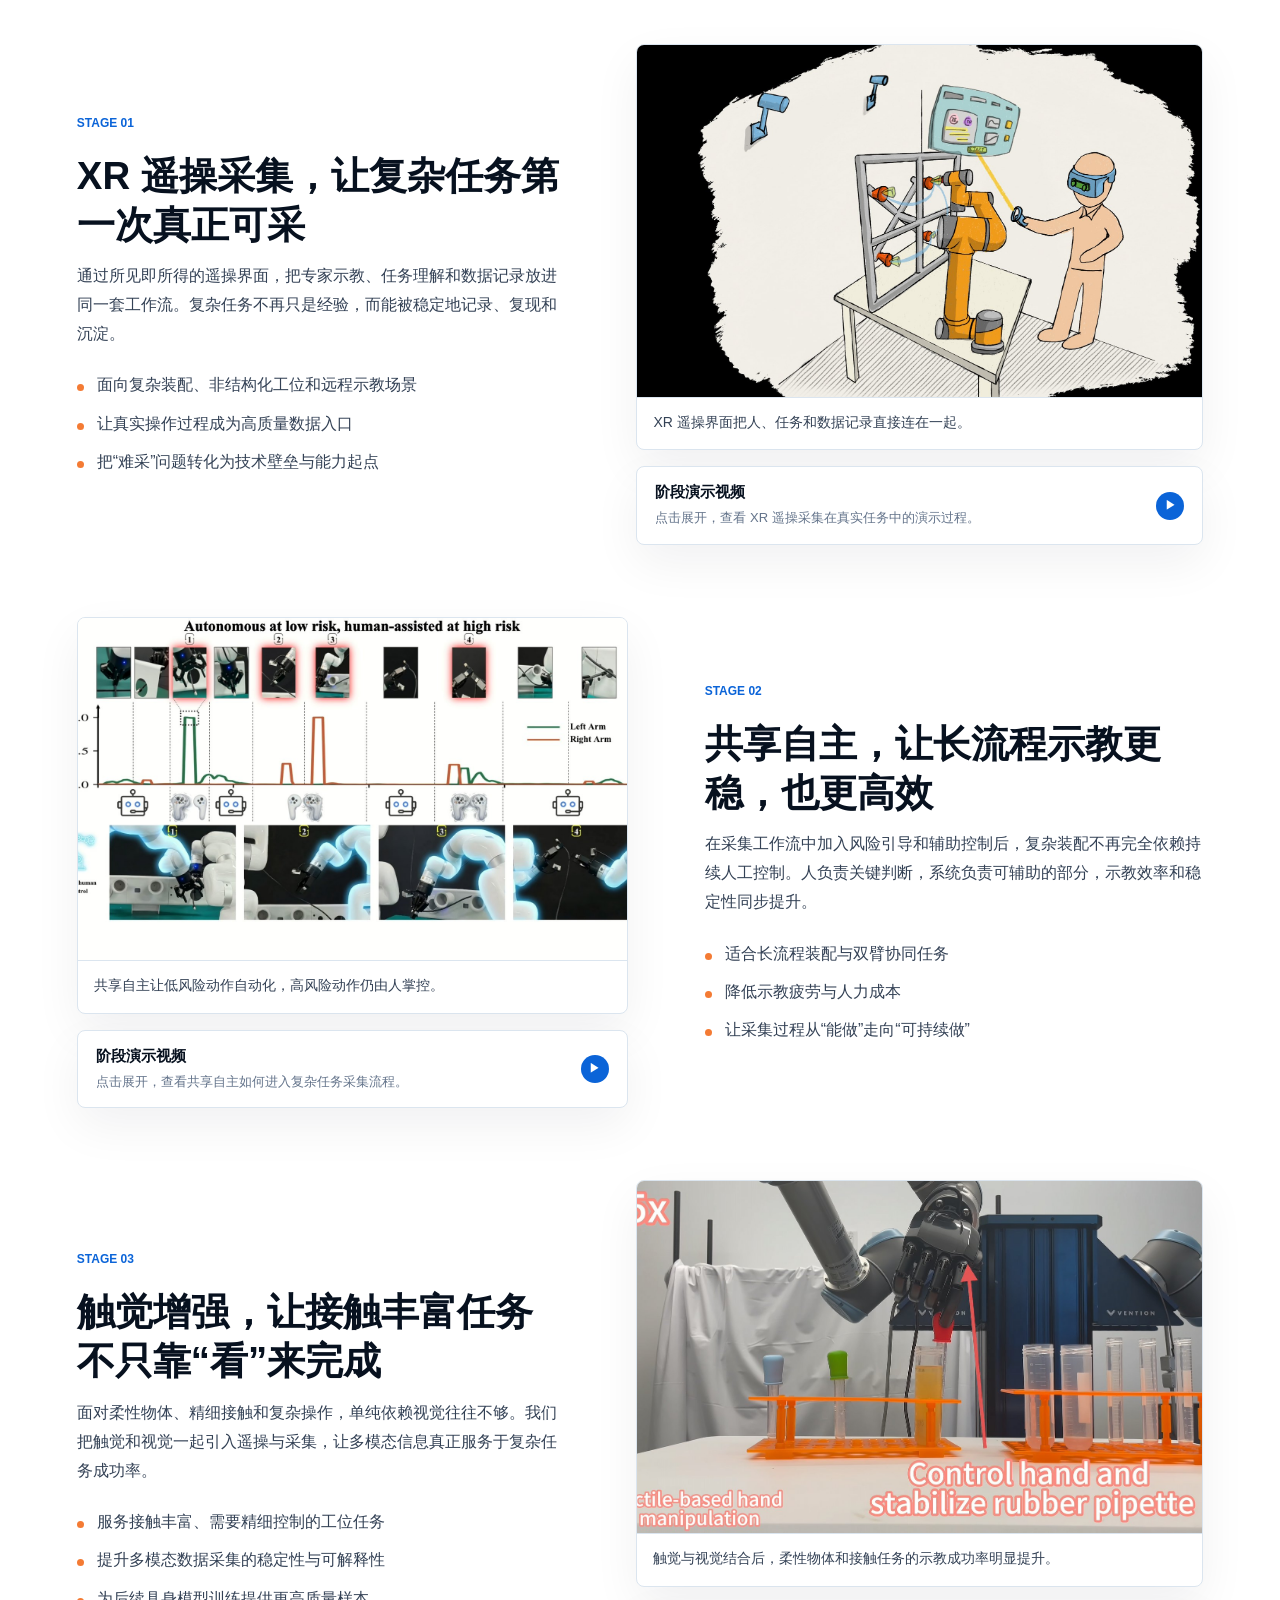
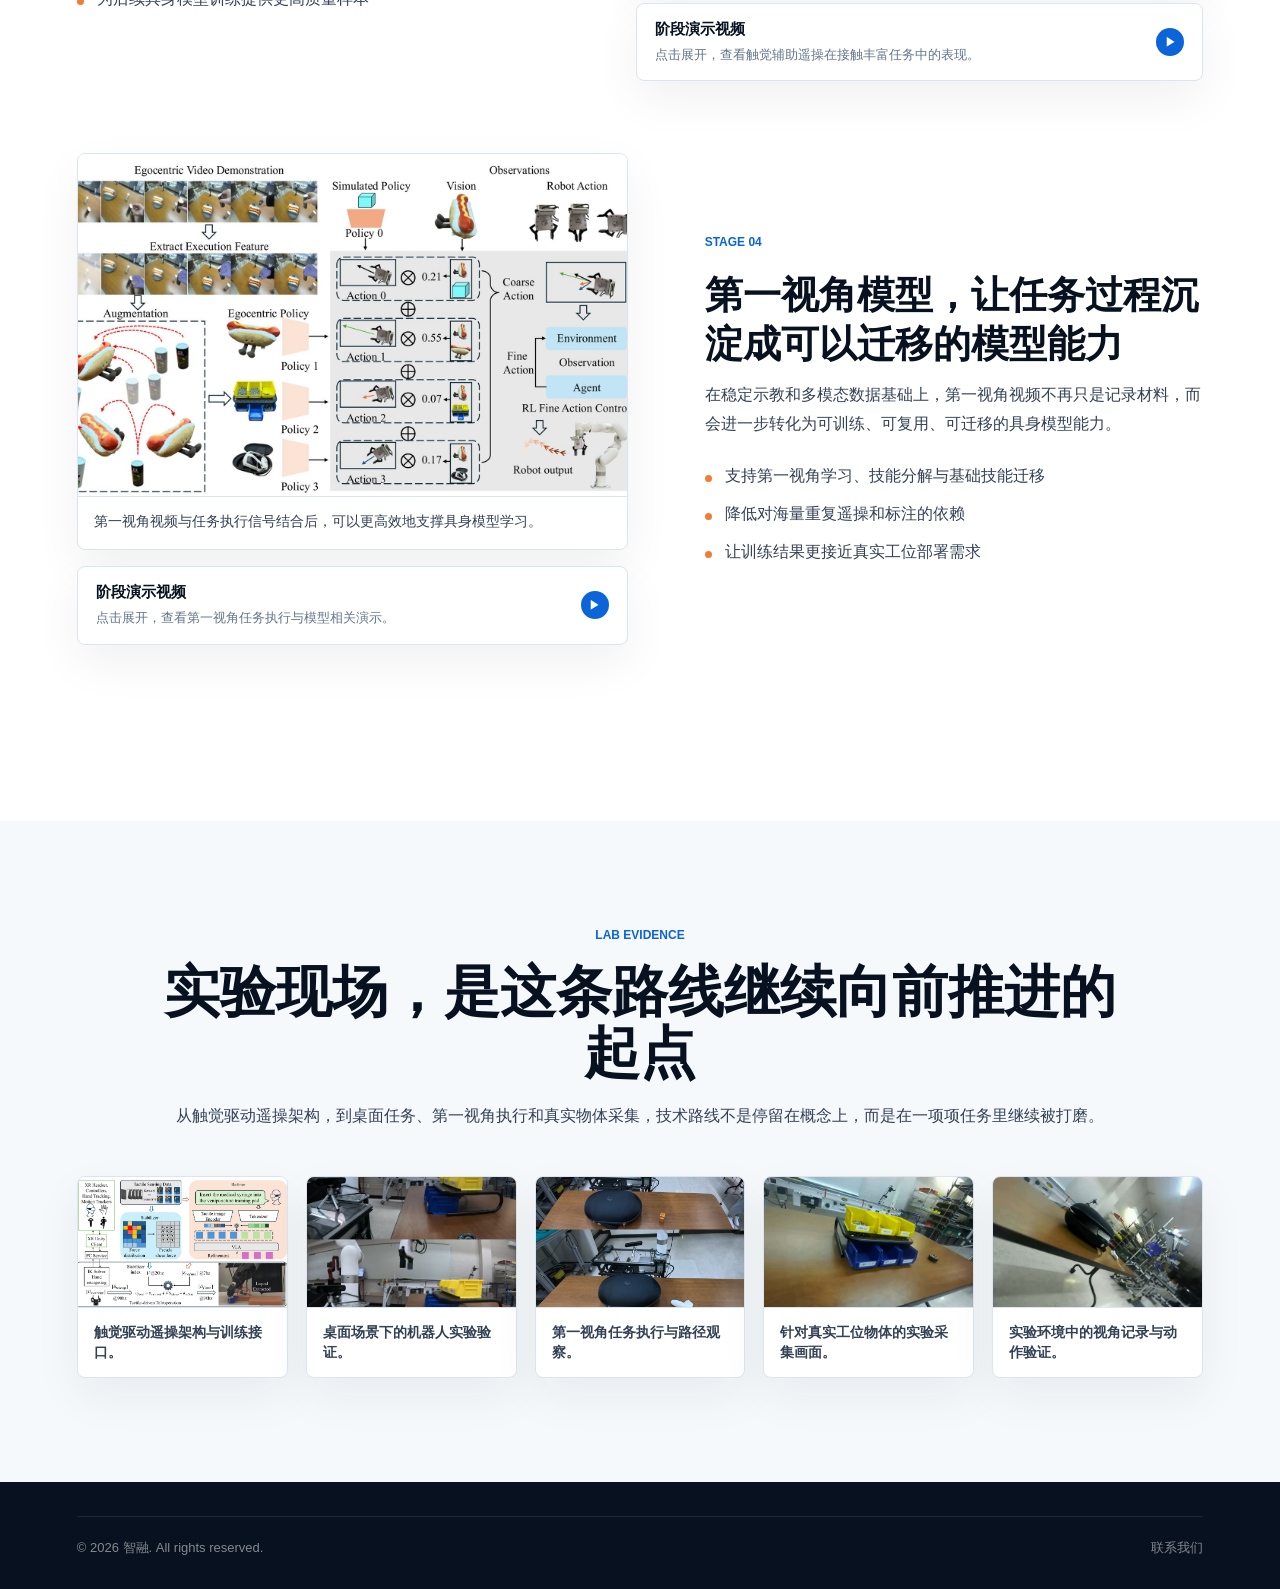
<file: technology.html>
﻿<!doctype html>
<html lang="zh-CN">
  <head>
    <meta charset="utf-8" />
    <meta name="viewport" content="width=device-width, initial-scale=1" />
    <title>技术能力 | 智融</title>
    <meta name="description" content="智融的技术能力服务真实场景的数据采集、操作指导、技能学习和机器人执行验证。" />
    <link rel="icon" href="assets/brand/zhirong-logo.png" />
    <link rel="stylesheet" href="styles.css?v=20260603b" />
  </head>
  <body data-page="technology">
    <header class="site-header" data-header>
      <a class="brand" href="index.html" aria-label="智融首页"><img src="assets/brand/zhirong-logo.png" alt="智融" /></a>
      <button class="nav-toggle" type="button" aria-label="打开导航" aria-expanded="false" data-nav-toggle><span></span><span></span></button>
      <nav class="site-nav" data-nav>
        <a href="index.html">首页</a>
        <a href="solutions.html">解决方案</a>
        <a href="technology.html">技术能力</a>
        <a href="activities.html">近期活动</a>
        <a href="applications.html">应用与推广</a>
        <a href="about.html">关于我们</a>
        <a href="contact.html">联系我们</a>
      </nav>
      <div class="header-actions" aria-label="语言与联系入口">
        <div class="language-switch" role="group" aria-label="Language"><button type="button" data-lang="en">EN</button><button type="button" data-lang="zh-CN" class="active">简</button><button type="button" data-lang="zh-HK">繁</button></div>
        <a class="header-contact" href="contact.html">联系我们</a>
      </div>
    </header>

    <main>
      <section class="page-hero">
        <p class="eyebrow">Technology</p>
        <h1>把人、数据和机器人接到同一个工作流里</h1>
        <p>智融的技术能力不是为了展示单点算法，而是为了让真实场景的示教、采集、培训、评测和执行能够接得起来。</p>
      </section>

      <section class="section">
        <div class="section-heading center">
          <p class="eyebrow">Technology Route</p>
          <h2>不是先谈模型，而是先把复杂任务变成高质量数据</h2>
          <p>智融的技术路线，围绕同一条数据闭环展开：从遥操采集进入真实现场，用共享自主提升示教效率，用触觉与视觉补足复杂任务信息，再把这些过程沉淀成可迁移的具身模型能力。</p>
        </div>
        <div class="route-axis-shell">
          <ol class="route-axis" aria-label="技术路线主轴">
            <li>
              <span>01</span>
              <strong>遥操采集</strong>
              <p>先把复杂任务稳定记录下来，让真实操作成为数据入口。</p>
            </li>
            <li>
              <span>02</span>
              <strong>共享自主</strong>
              <p>把低风险动作交给系统辅助，让长流程示教更稳、更省人力。</p>
            </li>
            <li>
              <span>03</span>
              <strong>触觉增强</strong>
              <p>把视觉之外的接触信息采进来，支撑柔性物体和精细操作任务。</p>
            </li>
            <li>
              <span>04</span>
              <strong>视频学习</strong>
              <p>把任务过程转成可迁移、可复用、可训练的第一视角模型能力。</p>
            </li>
            <li>
              <span>05</span>
              <strong>评测部署</strong>
              <p>让训练结果回到真实工位，在验证中继续优化数据与系统。</p>
            </li>
          </ol>
        </div>
      </section>

      <section class="section brain-section">
        <div class="section-heading center">
          <p class="eyebrow">Proof Points</p>
          <h2>每一个阶段，都对应可以被看见的技术证据</h2>
          <p>这些图不是装饰，而是这条技术路线在实验、采集和模型阶段已经展开的具体证明。</p>
        </div>
        <div class="zigzag">
          <div class="copy-block">
            <p class="eyebrow">Stage 01</p>
            <h3>XR 遥操采集，让复杂任务第一次真正可采</h3>
            <p>通过所见即所得的遥操界面，把专家示教、任务理解和数据记录放进同一套工作流。复杂任务不再只是经验，而能被稳定地记录、复现和沉淀。</p>
            <ul>
              <li>面向复杂装配、非结构化工位和远程示教场景</li>
              <li>让真实操作过程成为高质量数据入口</li>
              <li>把“难采”问题转化为技术壁垒与能力起点</li>
            </ul>
          </div>
          <div class="tech-stage-media">
            <figure class="tech-figure">
              <img src="assets/technology/xr-teleoperation-interface.jpg" alt="基于 XR 遥操的数据采集界面" />
              <figcaption>XR 遥操界面把人、任务和数据记录直接连在一起。</figcaption>
            </figure>
            <details class="tech-video-card tech-video-toggle">
              <summary class="tech-video-copy">
                <strong>阶段演示视频</strong>
                <span>点击展开，查看 XR 遥操采集在真实任务中的演示过程。</span>
              </summary>
              <video controls preload="none" playsinline poster="assets/technology/xr-teleoperation-interface.jpg">
                <source src="https://github.com/CuteKaf/zhirong-website/releases/download/site-media-20260602-tech/stage-01-xr-teleoperation.mp4" type="video/mp4" />
              </video>
            </details>
          </div>
        </div>

        <div class="zigzag reverse">
          <div class="copy-block">
            <p class="eyebrow">Stage 02</p>
            <h3>共享自主，让长流程示教更稳，也更高效</h3>
            <p>在采集工作流中加入风险引导和辅助控制后，复杂装配不再完全依赖持续人工控制。人负责关键判断，系统负责可辅助的部分，示教效率和稳定性同步提升。</p>
            <ul>
              <li>适合长流程装配与双臂协同任务</li>
              <li>降低示教疲劳与人力成本</li>
              <li>让采集过程从“能做”走向“可持续做”</li>
            </ul>
          </div>
          <div class="tech-stage-media">
            <figure class="tech-figure">
              <img src="assets/technology/shared-autonomy-workflow.jpg" alt="AI 辅助遥操的数据采集工作流" />
              <figcaption>共享自主让低风险动作自动化，高风险动作仍由人掌控。</figcaption>
            </figure>
            <details class="tech-video-card tech-video-toggle">
              <summary class="tech-video-copy">
                <strong>阶段演示视频</strong>
                <span>点击展开，查看共享自主如何进入复杂任务采集流程。</span>
              </summary>
              <video controls preload="none" playsinline poster="assets/technology/shared-autonomy-workflow.jpg">
                <source src="https://github.com/CuteKaf/zhirong-website/releases/download/site-media-20260602-tech/stage-02-shared-autonomy.mp4" type="video/mp4" />
              </video>
            </details>
          </div>
        </div>

        <div class="zigzag">
          <div class="copy-block">
            <p class="eyebrow">Stage 03</p>
            <h3>触觉增强，让接触丰富任务不只靠“看”来完成</h3>
            <p>面对柔性物体、精细接触和复杂操作，单纯依赖视觉往往不够。我们把触觉和视觉一起引入遥操与采集，让多模态信息真正服务于复杂任务成功率。</p>
            <ul>
              <li>服务接触丰富、需要精细控制的工位任务</li>
              <li>提升多模态数据采集的稳定性与可解释性</li>
              <li>为后续具身模型训练提供更高质量样本</li>
            </ul>
          </div>
          <div class="tech-stage-media">
            <figure class="tech-figure">
              <img src="assets/technology/tactile-teleoperation-demo.jpg" alt="触觉辅助柔性物体遥操演示" />
              <figcaption>触觉与视觉结合后，柔性物体和接触任务的示教成功率明显提升。</figcaption>
            </figure>
            <details class="tech-video-card tech-video-toggle">
              <summary class="tech-video-copy">
                <strong>阶段演示视频</strong>
                <span>点击展开，查看触觉辅助遥操在接触丰富任务中的表现。</span>
              </summary>
              <video controls preload="none" playsinline poster="assets/technology/tactile-teleoperation-demo.jpg">
                <source src="https://github.com/CuteKaf/zhirong-website/releases/download/site-media-20260602-tech/stage-03-tactile-enhancement.mp4" type="video/mp4" />
              </video>
            </details>
          </div>
        </div>

        <div class="zigzag reverse">
          <div class="copy-block">
            <p class="eyebrow">Stage 04</p>
            <h3>第一视角模型，让任务过程沉淀成可以迁移的模型能力</h3>
            <p>在稳定示教和多模态数据基础上，第一视角视频不再只是记录材料，而会进一步转化为可训练、可复用、可迁移的具身模型能力。</p>
            <ul>
              <li>支持第一视角学习、技能分解与基础技能迁移</li>
              <li>降低对海量重复遥操和标注的依赖</li>
              <li>让训练结果更接近真实工位部署需求</li>
            </ul>
          </div>
          <div class="tech-stage-media">
            <figure class="tech-figure">
              <img src="assets/technology/egocentric-model-pipeline.jpg" alt="基于第一人称视频的具身模型流程" />
              <figcaption>第一视角视频与任务执行信号结合后，可以更高效地支撑具身模型学习。</figcaption>
            </figure>
            <details class="tech-video-card tech-video-toggle">
              <summary class="tech-video-copy">
                <strong>阶段演示视频</strong>
                <span>点击展开，查看第一视角任务执行与模型相关演示。</span>
              </summary>
              <video controls preload="none" playsinline poster="assets/technology/egocentric-model-pipeline.jpg">
                <source src="https://github.com/CuteKaf/zhirong-website/releases/download/site-media-20260602-tech/stage-04-egocentric-learning.mp4" type="video/mp4" />
              </video>
            </details>
          </div>
        </div>
      </section>

      <section class="section solution-section">
        <div class="section-heading center">
          <p class="eyebrow">Lab Evidence</p>
          <h2>实验现场，是这条路线继续向前推进的起点</h2>
          <p>从触觉驱动遥操架构，到桌面任务、第一视角执行和真实物体采集，技术路线不是停留在概念上，而是在一项项任务里继续被打磨。</p>
        </div>
        <div class="evidence-grid technology-gallery">
          <figure><img src="assets/technology/tactile-teleoperation-architecture.jpg" alt="触觉驱动遥操架构图" /><figcaption>触觉驱动遥操架构与训练接口。</figcaption></figure>
          <figure><img src="assets/technology/robot-demo-1.jpg" alt="机器人实验画面一" /><figcaption>桌面场景下的机器人实验验证。</figcaption></figure>
          <figure><img src="assets/technology/robot-demo-2.jpg" alt="机器人实验画面二" /><figcaption>第一视角任务执行与路径观察。</figcaption></figure>
          <figure><img src="assets/technology/robot-demo-3.jpg" alt="机器人实验画面三" /><figcaption>针对真实工位物体的实验采集画面。</figcaption></figure>
          <figure><img src="assets/technology/robot-demo-4.jpg" alt="机器人实验画面四" /><figcaption>实验环境中的视角记录与动作验证。</figcaption></figure>
        </div>
      </section>
    </main>

    <footer class="site-footer compact-footer">
      <div class="footer-bottom"><span>© 2026 智融. All rights reserved.</span><a href="contact.html">联系我们</a></div>
    </footer>
    <script src="script.js?v=20260603b"></script>
  </body>
</html>
</file>
<file: styles.css>
:root {
  color-scheme: light;
  --ink: #07111f;
  --ink-soft: #334155;
  --muted: #64748b;
  --line: #dbe5ef;
  --paper: #f6f9fc;
  --white: #ffffff;
  --blue: #0b64d8;
  --cyan: #02a5c7;
  --orange: #f47b34;
  --green: #0f9f6e;
  --radius: 8px;
  --shadow: 0 24px 72px rgba(15, 23, 42, 0.1);
  --content: 1240px;
}

* {
  box-sizing: border-box;
}

html {
  scroll-behavior: smooth;
  scroll-padding-top: 72px;
}

body {
  margin: 0;
  color: var(--ink);
  background: var(--white);
  font-family: Inter, "PingFang SC", "Microsoft YaHei", "Noto Sans SC", Arial, sans-serif;
  overflow-x: hidden;
}

body.nav-open {
  overflow: hidden;
}

a {
  color: inherit;
  text-decoration: none;
}

img {
  display: block;
  max-width: 100%;
}

h1,
h2,
h3,
p {
  margin-top: 0;
}

h1 {
  margin-bottom: 24px;
  max-width: 940px;
  font-size: clamp(46px, 5.7vw, 82px);
  line-height: 1.03;
  font-weight: 880;
}

html[lang="en"] h1 {
  font-size: clamp(38px, 4.3vw, 60px);
  line-height: 1.08;
}

body[data-page="home"] .hero h1 {
  max-width: 900px;
}

@media (min-width: 1280px) {
  body[data-page="home"] .hero h1 {
    font-size: 72px;
  }
}

h2 {
  margin-bottom: 18px;
  font-size: clamp(31px, 4.7vw, 56px);
  line-height: 1.08;
  font-weight: 840;
}

h3 {
  margin-bottom: 12px;
  font-size: 22px;
  line-height: 1.28;
}

p {
  color: var(--ink-soft);
  line-height: 1.82;
}

.site-header {
  position: fixed;
  inset: 0 0 auto;
  z-index: 40;
  display: flex;
  align-items: center;
  justify-content: space-between;
  gap: 18px;
  height: 72px;
  padding: 0 clamp(20px, 5vw, 72px);
  background: rgba(255, 255, 255, 0.86);
  border-bottom: 1px solid rgba(219, 229, 239, 0.78);
  backdrop-filter: blur(18px);
}

.site-header.is-scrolled {
  box-shadow: 0 12px 36px rgba(15, 23, 42, 0.08);
}

.brand {
  display: inline-flex;
  align-items: center;
  width: 126px;
}

.brand img {
  width: 100%;
}

.site-nav {
  display: flex;
  align-items: center;
  gap: clamp(12px, 1.5vw, 24px);
  color: var(--ink-soft);
  font-size: 14px;
  font-weight: 720;
}

.site-nav a {
  position: relative;
  padding: 10px 0;
}

.site-nav a::after {
  position: absolute;
  right: 0;
  bottom: 2px;
  left: 0;
  height: 2px;
  content: "";
  background: linear-gradient(90deg, var(--blue), var(--orange));
  transform: scaleX(0);
  transform-origin: left;
  transition: transform 180ms ease;
}

.site-nav a:hover::after,
.site-nav a.active::after {
  transform: scaleX(1);
}

.nav-toggle {
  display: none;
  width: 44px;
  height: 44px;
  padding: 0;
  background: var(--white);
  border: 1px solid var(--line);
  border-radius: 6px;
}

.nav-toggle span {
  display: block;
  width: 22px;
  height: 2px;
  margin: 6px auto;
  background: var(--ink);
}

.header-actions {
  display: flex;
  align-items: center;
  gap: 14px;
  flex: 0 0 auto;
}

.language-switch {
  display: inline-grid;
  grid-template-columns: repeat(3, 42px);
  height: 40px;
  padding: 3px;
  background: #f3f7fb;
  border: 1px solid var(--line);
  border-radius: 999px;
}

.language-switch button {
  min-width: 0;
  padding: 0;
  color: var(--ink-soft);
  font: inherit;
  font-size: 13px;
  font-weight: 850;
  background: transparent;
  border: 0;
  border-radius: 999px;
  cursor: pointer;
}

.language-switch button.active {
  color: var(--white);
  background: var(--orange);
  box-shadow: 0 8px 18px rgba(244, 123, 52, 0.24);
}

.header-contact {
  display: inline-flex;
  align-items: center;
  justify-content: center;
  min-height: 40px;
  padding: 0 16px;
  color: var(--ink);
  font-size: 14px;
  font-weight: 850;
  background: var(--white);
  border: 1px solid var(--line);
  border-radius: 999px;
}

.eyebrow {
  margin: 0 0 16px;
  color: var(--blue);
  font-size: 12px;
  font-weight: 850;
  letter-spacing: 0;
  text-transform: uppercase;
}

.hero {
  min-height: 100svh;
  width: 100%;
  margin: 0 auto;
  display: grid;
  grid-template-columns: minmax(560px, 1.08fr) minmax(430px, 0.92fr);
  gap: clamp(44px, 5.8vw, 92px);
  align-items: center;
  padding:
    126px max(clamp(42px, 6vw, 96px), calc((100vw - 1480px) / 2 + 96px))
    88px;
  overflow: hidden;
  background:
    radial-gradient(circle at 76% 22%, rgba(2, 165, 199, 0.14), transparent 32%),
    radial-gradient(circle at 48% 52%, rgba(11, 100, 216, 0.055), transparent 34%),
    linear-gradient(180deg, #ffffff 0%, #f8fbff 54%, #eef6fb 100%);
}

.hero-copy {
  position: relative;
  z-index: 2;
}

.hero-lede {
  max-width: 820px;
  margin-bottom: 32px;
  color: #21415e;
  font-size: clamp(18px, 1.65vw, 23px);
  font-weight: 680;
}

.hero-actions {
  display: flex;
  flex-wrap: wrap;
  gap: 14px;
}

.button {
  display: inline-flex;
  align-items: center;
  justify-content: center;
  min-height: 48px;
  padding: 0 22px;
  border-radius: 6px;
  font-size: 15px;
  font-weight: 820;
  transition:
    transform 180ms ease,
    box-shadow 180ms ease;
}

.button:hover {
  transform: translateY(-2px);
}

.button.primary {
  color: var(--white);
  background: linear-gradient(135deg, var(--blue), #084aa4);
  box-shadow: 0 16px 36px rgba(11, 100, 216, 0.26);
}

.button.secondary {
  color: var(--ink);
  background: var(--white);
  border: 1px solid var(--line);
}

.hero-visual {
  position: relative;
  min-height: 560px;
  overflow: hidden;
}

.hero-visual::before {
  position: absolute;
  inset: 8% -12% -8% 8%;
  content: "";
  background-image:
    linear-gradient(rgba(11, 100, 216, 0.08) 1px, transparent 1px),
    linear-gradient(90deg, rgba(11, 100, 216, 0.08) 1px, transparent 1px);
  background-size: 44px 44px;
  border-radius: 50%;
  mask-image: radial-gradient(circle, #000 32%, transparent 72%);
}

.visual-card {
  position: absolute;
  right: 0;
  bottom: 50%;
  width: min(620px, 100%);
  padding: 18px;
  background: rgba(255, 255, 255, 0.72);
  border: 1px solid rgba(219, 229, 239, 0.9);
  border-radius: var(--radius);
  box-shadow: var(--shadow);
  backdrop-filter: blur(16px);
  overflow: hidden;
  transform: translateY(50%);
}

.visual-card img {
  width: 100%;
  transform: translate3d(var(--mx, 0), var(--my, 0), 0);
  transition: transform 120ms ease-out;
}

.section {
  padding: 104px clamp(20px, 6vw, 92px);
  scroll-margin-top: 72px;
}

.section-heading {
  max-width: 900px;
  margin-bottom: 46px;
}

.pain-grid,
.solution-flow,
.evidence-grid,
.zigzag,
.body-grid,
.scenario-cards,
.events-layout,
.about-section,
.contact-section {
  max-width: var(--content);
  margin-right: auto;
  margin-left: auto;
}

.section-heading.center {
  margin-right: auto;
  margin-left: auto;
  text-align: center;
}

.pain-section .section-heading,
.solution-section .section-heading {
  max-width: 980px;
  margin-right: auto;
  margin-left: auto;
  text-align: center;
}

.page-hero {
  max-width: var(--content);
  margin: 0 auto;
  padding: 148px clamp(20px, 6vw, 72px) 76px;
}

.page-hero h1 {
  max-width: 980px;
  font-size: clamp(42px, 6vw, 78px);
  line-height: 1.03;
}

.page-hero p:not(.eyebrow) {
  max-width: 820px;
  color: #21415e;
  font-size: clamp(18px, 2vw, 23px);
  font-weight: 640;
}

.section-actions {
  display: flex;
  flex-wrap: wrap;
  justify-content: center;
  gap: 14px;
  max-width: var(--content);
  margin: 28px auto 0;
}

.section-actions.left {
  justify-content: flex-start;
}

.pain-section,
.body-section {
  background: var(--white);
}

.solution-section,
.about-section {
  background: var(--paper);
}

.brain-section,
.scenario-section,
.events-section {
  background: var(--white);
}

.pain-grid,
.solution-flow,
.body-grid,
.scenario-cards,
.events-layout {
  display: grid;
  gap: 18px;
}

.pain-grid {
  grid-template-columns: repeat(3, minmax(0, 1fr));
}

.compact-grid article {
  min-height: 250px;
}

.pain-grid article,
.hardware-card {
  padding: 28px;
  background: var(--white);
  border: 1px solid var(--line);
  border-radius: var(--radius);
  box-shadow: 0 18px 48px rgba(15, 23, 42, 0.06);
}

.pain-grid span {
  display: block;
  margin-bottom: 56px;
  color: var(--orange);
  font-size: 13px;
  font-weight: 850;
}

.solution-flow {
  grid-template-columns: repeat(4, minmax(0, 1fr));
  counter-reset: solution;
}

.solution-flow div {
  position: relative;
  min-height: 250px;
  padding: 28px;
  background: var(--white);
  border: 1px solid var(--line);
  border-radius: var(--radius);
}

.solution-flow div::before {
  counter-increment: solution;
  content: "0" counter(solution);
  display: block;
  margin-bottom: 72px;
  color: var(--blue);
  font-size: 13px;
  font-weight: 850;
}

.solution-flow strong {
  display: block;
  margin-bottom: 12px;
  font-size: 22px;
}

.page-flow div {
  min-height: 290px;
}

.evidence-grid {
  display: grid;
  grid-template-columns: repeat(3, minmax(0, 1fr));
  gap: 18px;
  margin-top: 30px;
}

.evidence-grid figure {
  min-width: 0;
  margin: 0;
  overflow: hidden;
  background: var(--white);
  border: 1px solid var(--line);
  border-radius: var(--radius);
  box-shadow: 0 18px 48px rgba(15, 23, 42, 0.06);
}

.evidence-grid img {
  width: 100%;
  aspect-ratio: 16 / 10;
  object-fit: cover;
  object-position: center;
  border-bottom: 1px solid var(--line);
}

.evidence-grid figcaption {
  min-height: 54px;
  display: flex;
  align-items: center;
  padding: 14px 16px;
  color: var(--ink-soft);
  font-size: 14px;
  font-weight: 760;
  line-height: 1.45;
}

.zigzag {
  display: grid;
  grid-template-columns: minmax(0, 0.92fr) minmax(420px, 1.08fr);
  gap: clamp(32px, 6vw, 82px);
  align-items: center;
  max-width: 1240px;
  margin-bottom: 72px;
}

.zigzag.reverse {
  grid-template-columns: minmax(420px, 1.05fr) minmax(0, 0.95fr);
}

.zigzag.reverse .copy-block {
  order: 2;
}

.copy-block h3 {
  font-size: clamp(26px, 3vw, 40px);
}

.copy-block p:not(.eyebrow) {
  max-width: 640px;
}

.copy-block ul {
  display: grid;
  gap: 12px;
  margin: 24px 0 0;
  padding: 0;
  list-style: none;
}

.copy-block li {
  position: relative;
  padding-left: 20px;
  color: var(--ink-soft);
  line-height: 1.65;
}

.copy-block li::before {
  position: absolute;
  top: 0.75em;
  left: 0;
  width: 7px;
  height: 7px;
  content: "";
  background: var(--orange);
  border-radius: 50%;
}

.ui-visual,
.pipeline-visual {
  min-height: 410px;
  padding: 24px;
  background:
    linear-gradient(135deg, rgba(11, 100, 216, 0.08), rgba(2, 165, 199, 0.04)),
    var(--white);
  border: 1px solid var(--line);
  border-radius: var(--radius);
  box-shadow: var(--shadow);
}

.ui-bar {
  display: flex;
  gap: 8px;
  margin-bottom: 28px;
}

.ui-bar span {
  width: 10px;
  height: 10px;
  background: #c7d4e6;
  border-radius: 50%;
}

.ui-grid {
  display: grid;
  grid-template-columns: repeat(2, minmax(0, 1fr));
  gap: 14px;
}

.ui-node {
  min-height: 84px;
  display: flex;
  align-items: center;
  padding: 16px;
  color: var(--ink-soft);
  font-weight: 780;
  background: #f8fbff;
  border: 1px solid var(--line);
  border-radius: 6px;
}

.ui-node.active {
  color: var(--blue);
  border-color: rgba(11, 100, 216, 0.42);
  box-shadow: inset 0 0 32px rgba(11, 100, 216, 0.08);
}

.ui-node.accent {
  color: var(--white);
  background: linear-gradient(135deg, var(--blue), var(--cyan));
  border-color: transparent;
}

.tech-figure {
  min-width: 0;
  margin: 0;
  overflow: hidden;
  background: var(--white);
  border: 1px solid var(--line);
  border-radius: var(--radius);
  box-shadow: 0 18px 48px rgba(15, 23, 42, 0.06);
}

.tech-figure img {
  width: 100%;
  aspect-ratio: 16 / 10;
  object-fit: cover;
  object-position: center;
  border-bottom: 1px solid var(--line);
}

.tech-figure figcaption {
  padding: 14px 16px 16px;
  color: var(--ink-soft);
  font-size: 14px;
  line-height: 1.55;
}

.capability-strip {
  display: grid;
  grid-template-columns: repeat(4, minmax(0, 1fr));
  gap: 18px;
  max-width: var(--content);
  margin: 0 auto;
}

.capability-strip article {
  padding: 26px;
  background: var(--white);
  border: 1px solid var(--line);
  border-radius: var(--radius);
  box-shadow: 0 18px 48px rgba(15, 23, 42, 0.06);
}

.capability-strip h3 {
  margin-bottom: 10px;
}

.capability-strip p {
  margin-bottom: 0;
  font-size: 15px;
}

.detail-grid {
  grid-template-columns: repeat(3, minmax(0, 1fr));
}

.technology-gallery {
  grid-template-columns: repeat(5, minmax(0, 1fr));
}

.route-axis-shell {
  max-width: var(--content);
  margin: 0 auto;
}

.route-axis {
  display: grid;
  grid-template-columns: repeat(5, minmax(0, 1fr));
  gap: 16px;
  margin: 0;
  padding: 0;
  list-style: none;
}

.route-axis li {
  position: relative;
  min-width: 0;
  min-height: 248px;
  padding: 26px 22px 22px;
  background: linear-gradient(180deg, #f9fbfe 0%, #eef5fb 100%);
  border: 1px solid var(--line);
  border-radius: var(--radius);
  box-shadow: 0 18px 48px rgba(15, 23, 42, 0.06);
}

.route-axis li::after {
  position: absolute;
  top: 36px;
  right: -12px;
  width: 24px;
  height: 2px;
  content: "";
  background: rgba(11, 100, 216, 0.22);
}

.route-axis li:last-child::after {
  display: none;
}

.route-axis span,
.proof-card span {
  display: inline-block;
  margin-bottom: 18px;
  color: var(--blue);
  font-size: 12px;
  font-weight: 850;
  text-transform: uppercase;
}

.route-axis strong {
  display: block;
  margin-bottom: 14px;
  font-size: 24px;
  line-height: 1.12;
}

.route-axis p {
  margin-bottom: 0;
  font-size: 15px;
  line-height: 1.72;
}

.technology-proofs {
  display: grid;
  grid-template-columns: repeat(2, minmax(0, 1fr));
  gap: 18px;
  max-width: var(--content);
  margin: 0 auto;
}

.proof-card {
  display: grid;
  grid-template-columns: minmax(250px, 0.92fr) minmax(0, 1.08fr);
  overflow: hidden;
  background: var(--white);
  border: 1px solid var(--line);
  border-radius: var(--radius);
  box-shadow: 0 18px 48px rgba(15, 23, 42, 0.06);
}

.proof-card img {
  width: 100%;
  height: 100%;
  min-height: 280px;
  object-fit: cover;
  object-position: center;
  border-right: 1px solid var(--line);
}

.proof-card > div {
  padding: 26px;
}

.proof-card h3 {
  margin-bottom: 12px;
  font-size: clamp(24px, 2.2vw, 34px);
}

.proof-card p {
  margin-bottom: 0;
  font-size: 15px;
}

.tech-stage-media {
  display: grid;
  gap: 16px;
}

.tech-video-card {
  overflow: hidden;
  background: var(--white);
  border: 1px solid var(--line);
  border-radius: var(--radius);
  box-shadow: 0 18px 48px rgba(15, 23, 42, 0.06);
}

.tech-video-copy {
  position: relative;
  padding: 16px 54px 16px 18px;
}

.tech-video-copy strong,
.tech-video-copy span {
  display: block;
}

.tech-video-copy strong {
  margin-bottom: 6px;
  font-size: 15px;
}

.tech-video-copy span {
  color: var(--muted);
  font-size: 13px;
  line-height: 1.5;
}

.tech-video-toggle summary {
  list-style: none;
  cursor: pointer;
}

.tech-video-toggle summary::-webkit-details-marker {
  display: none;
}

.tech-video-toggle summary::after {
  position: absolute;
  top: 50%;
  right: 18px;
  width: 28px;
  height: 28px;
  display: grid;
  place-items: center;
  content: "▶";
  color: var(--white);
  font-size: 11px;
  font-weight: 800;
  background: var(--blue);
  border-radius: 999px;
  transform: translateY(-50%);
}

.tech-video-toggle[open] summary::after {
  content: "−";
  font-size: 18px;
}

.tech-video-card video {
  width: 100%;
  display: block;
  margin-top: 0;
  background: #000;
}

.body-grid {
  grid-template-columns: repeat(3, minmax(0, 1fr));
}

.hardware-card {
  display: grid;
  grid-template-rows: 240px 1fr;
  overflow: hidden;
  padding: 0;
}

.product-shot,
.product-emblem {
  display: grid;
  place-items: center;
  padding: 24px;
  background: var(--white);
  border-bottom: 1px solid var(--line);
}

.product-shot img {
  max-width: 100%;
  filter: drop-shadow(0 20px 40px rgba(15, 23, 42, 0.12));
}

.product-emblem img {
  width: min(280px, 84%);
}

.product-emblem.compact img {
  width: 170px;
}

.hardware-copy {
  padding: 26px;
}

.hardware-copy span {
  display: block;
  margin-bottom: 14px;
  color: var(--blue);
  font-size: 12px;
  font-weight: 850;
  text-transform: uppercase;
}

.hardware-copy p {
  margin-bottom: 0;
}

.scenario-cards {
  grid-template-columns: repeat(4, minmax(0, 1fr));
}

.scenario-card {
  position: relative;
  min-height: 430px;
  display: flex;
  align-items: end;
  overflow: hidden;
  padding: 24px;
  color: var(--white);
  background: #111827;
  border: 1px solid var(--line);
  border-radius: var(--radius);
}

.scenario-card::before {
  position: absolute;
  inset: 0;
  content: "";
  background:
    linear-gradient(180deg, transparent 0%, rgba(8, 17, 31, 0.82) 70%),
    var(--scene);
  background-position: center;
  background-size: cover;
  transition: transform 220ms ease;
}

.scenario-card:hover::before {
  transform: scale(1.04);
}

.scenario-card div {
  position: relative;
  z-index: 1;
}

.scenario-card span {
  display: block;
  margin-bottom: 12px;
  color: #93e9ff;
  font-size: 11px;
  font-weight: 850;
  text-transform: uppercase;
}

.scenario-card p {
  color: rgba(255, 255, 255, 0.78);
}

.scenario-card.sort {
  --scene: linear-gradient(135deg, rgba(11, 100, 216, 0.3), rgba(0, 0, 0, 0.1)), url("assets/illustrations/hero-robot-platform.jpg");
}

.scenario-card.waste {
  --scene:
    linear-gradient(135deg, rgba(15, 159, 110, 0.46), rgba(0, 0, 0, 0.24)),
    url("assets/illustrations/core-pain-points.png");
}

.scenario-card.rail {
  --scene:
    linear-gradient(135deg, rgba(244, 123, 52, 0.38), rgba(0, 0, 0, 0.2)),
    url("assets/illustrations/embodied-roadmap.png");
}

.scenario-card.twin {
  --scene:
    linear-gradient(135deg, rgba(2, 165, 199, 0.34), rgba(0, 0, 0, 0.18)),
    url("assets/illustrations/zhirong-first-page.png");
}

.events-section {
  background: var(--paper);
}

.events-layout {
  grid-template-columns: minmax(0, 1.18fr) minmax(360px, 0.82fr);
  align-items: stretch;
}

.featured-event,
.event-list article {
  background: var(--white);
  border: 1px solid var(--line);
  border-radius: var(--radius);
  box-shadow: 0 18px 48px rgba(15, 23, 42, 0.06);
}

.featured-event {
  display: grid;
  grid-template-columns: minmax(300px, 0.94fr) minmax(0, 1.06fr);
  overflow: hidden;
}

.event-stack {
  display: grid;
  gap: 18px;
}

.event-media {
  display: grid;
  grid-template-rows: minmax(260px, 1fr) auto;
  min-width: 0;
  border-right: 1px solid var(--line);
}

.event-media > img {
  width: 100%;
  height: 100%;
  min-height: 360px;
  object-fit: cover;
  object-position: center;
}

.event-gallery {
  display: grid;
  grid-template-columns: repeat(3, minmax(0, 1fr));
  gap: 1px;
  background: var(--line);
  border-top: 1px solid var(--line);
}

.event-gallery img {
  width: 100%;
  aspect-ratio: 4 / 3;
  object-fit: cover;
  object-position: center;
  background: var(--white);
}

.featured-event > div:not(.event-media) {
  display: flex;
  flex-direction: column;
  align-items: flex-start;
  justify-content: center;
  padding: clamp(26px, 4vw, 44px);
}

.featured-event span,
.event-list time {
  display: block;
  margin-bottom: 14px;
  color: var(--blue);
  font-size: 12px;
  font-weight: 850;
  letter-spacing: 0;
  text-transform: uppercase;
}

.featured-event h3 {
  font-size: clamp(26px, 3vw, 38px);
}

.featured-event p {
  margin-bottom: 24px;
}

.event-list {
  display: grid;
  gap: 14px;
}

.event-list article {
  padding: 24px;
}

.event-list h3 {
  margin-bottom: 8px;
  font-size: 20px;
}

.event-list p {
  margin-bottom: 0;
  font-size: 15px;
}

.home-event,
.split-feature {
  display: grid;
  grid-template-columns: minmax(0, 0.95fr) minmax(420px, 1.05fr);
  gap: clamp(28px, 5vw, 68px);
  align-items: center;
  max-width: var(--content);
  margin: 0 auto;
}

.home-event img,
.split-feature img {
  width: 100%;
  aspect-ratio: 16 / 10;
  object-fit: cover;
  object-position: center;
  border: 1px solid var(--line);
  border-radius: var(--radius);
  box-shadow: var(--shadow);
}

.split-feature {
  grid-template-columns: minmax(0, 0.9fr) minmax(420px, 1.1fr);
}


.contact-topics {
  grid-template-columns: repeat(2, minmax(0, 1fr));
  margin-top: 22px;
}

.about-section {
  display: grid;
  grid-template-columns: minmax(360px, 0.74fr) minmax(620px, 1.26fr);
  gap: clamp(34px, 5vw, 72px);
  align-items: center;
  max-width: min(1500px, calc(100vw - 80px));
}

body[data-page="about"] .about-section {
  grid-template-columns: 1fr;
  gap: 34px;
}

body[data-page="about"] .about-copy {
  max-width: 880px;
}

.about-panel {
  padding: clamp(22px, 2.2vw, 34px);
  background: var(--white);
  border: 1px solid var(--line);
  border-radius: var(--radius);
  box-shadow: 0 18px 48px rgba(15, 23, 42, 0.06);
}

.about-panel > img {
  max-width: min(520px, 100%);
}

body[data-page="about"] .about-panel {
  width: 100%;
}

.team-portraits {
  display: grid;
  grid-template-columns: repeat(2, minmax(0, 1fr));
  gap: 16px;
  margin-top: 18px;
}

.compact-team,
.team-directory {
  grid-template-columns: repeat(3, minmax(0, 1fr));
}

.team-portraits article {
  min-width: 0;
  padding: 14px;
  background: #f8fbff;
  border: 1px solid var(--line);
  border-radius: 6px;
}

.team-portraits img {
  width: 100%;
  aspect-ratio: 1 / 1;
  height: auto;
  object-fit: contain;
  object-position: center;
  background: var(--white);
  border-radius: 5px;
}

.compact-team img,
.team-directory img {
  aspect-ratio: 1 / 1;
  height: auto;
}

.team-portraits strong,
.team-portraits span {
  display: block;
}

.team-portraits strong {
  margin-top: 12px;
  font-size: 15px;
}

.team-portraits span {
  margin-top: 4px;
  color: var(--muted);
  font-size: 12px;
  line-height: 1.45;
}

.about-origin {
  margin: 18px 0 0;
  color: #34506a;
  font-size: 15px;
  font-weight: 620;
}

.slide-frame {
  max-width: var(--content);
  margin: 0 auto 28px;
  overflow: hidden;
  background: var(--white);
  border: 1px solid var(--line);
  border-radius: var(--radius);
  box-shadow: 0 18px 48px rgba(15, 23, 42, 0.06);
}

.slide-frame img {
  width: 100%;
}

.impact-grid {
  display: grid;
  grid-template-columns: repeat(3, minmax(0, 1fr));
  gap: 18px;
  max-width: var(--content);
  margin: 0 auto;
}

.impact-grid-tight {
  margin-top: 18px;
}

.impact-card {
  padding: 26px;
  background: var(--white);
  border: 1px solid var(--line);
  border-radius: var(--radius);
  box-shadow: 0 18px 48px rgba(15, 23, 42, 0.06);
}

.impact-card > span {
  display: inline-block;
  margin-bottom: 16px;
  color: var(--blue);
  font-size: 12px;
  font-weight: 850;
  text-transform: uppercase;
}

.impact-card h3 {
  font-size: 24px;
}

.impact-note,
.impact-list p {
  margin-bottom: 14px;
  font-size: 15px;
}

.logo-pair {
  display: grid;
  grid-template-columns: repeat(3, minmax(0, 1fr));
  gap: 14px;
}

.logo-tile {
  min-width: 0;
  display: grid;
  align-content: start;
  gap: 10px;
  padding: 18px;
  background: #f8fbff;
  border: 1px solid var(--line);
  border-radius: 6px;
}

.logo-tile img {
  width: 100%;
  aspect-ratio: 16 / 9;
  object-fit: contain;
  object-position: center;
}

.logo-tile strong {
  font-size: 14px;
  line-height: 1.4;
}

.wordmark-chip {
  min-height: 90px;
  display: grid;
  place-items: center;
  padding: 16px;
  color: var(--blue);
  font-size: 26px;
  font-weight: 850;
  line-height: 1.1;
  text-align: center;
  background: linear-gradient(135deg, #eef5ff, #f8fbff);
  border: 1px solid #d7e6ff;
  border-radius: 6px;
}

.wordmark-chip-dark {
  min-height: 76px;
  color: #8c1515;
  font-size: 22px;
  background: linear-gradient(135deg, #fff7f7, #fffefe);
  border-color: #f1d5d5;
}

.badge-cloud {
  display: flex;
  flex-wrap: wrap;
  gap: 10px;
}

.badge-cloud span {
  padding: 10px 12px;
  color: #254158;
  font-size: 13px;
  font-weight: 760;
  background: #eef5fb;
  border-radius: 999px;
}

.impact-proof {
  max-width: var(--content);
  margin: 0 auto;
}

.impact-actions {
  display: flex;
  flex-wrap: wrap;
  gap: 12px;
  margin-top: 24px;
}

.quote-card {
  text-align: center;
}

.quote-logo {
  width: min(220px, 100%);
  margin: 4px auto 18px;
}

.quote-logo-seal {
  width: min(148px, 100%);
}

.stanford-lockup {
  display: grid;
  justify-items: center;
  gap: 12px;
  margin: 6px auto 20px;
}

.stanford-seal {
  width: min(112px, 42%);
  aspect-ratio: 1;
  object-fit: contain;
}

.stanford-wordmark {
  width: min(300px, 88%);
  max-height: 86px;
  object-fit: contain;
}

.impact-roadmap {
  display: grid;
  grid-template-columns: repeat(6, minmax(0, 1fr));
  gap: 14px;
  max-width: var(--content);
  margin: 0 auto;
}

.impact-roadmap div {
  min-height: 110px;
  display: grid;
  place-items: center;
  padding: 16px;
  color: var(--ink);
  font-size: 18px;
  font-weight: 780;
  line-height: 1.45;
  text-align: center;
  background: linear-gradient(180deg, #f9fbfe 0%, #eef5fb 100%);
  border: 1px solid var(--line);
  border-radius: var(--radius);
  box-shadow: 0 18px 48px rgba(15, 23, 42, 0.06);
}

.team-directory p {
  margin: 10px 0 0;
  color: var(--ink-soft);
  font-size: 13px;
  line-height: 1.65;
}

.about-tags {
  display: flex;
  flex-wrap: wrap;
  gap: 10px;
  margin-top: 22px;
}

.about-tags span {
  padding: 9px 11px;
  color: #254158;
  font-size: 13px;
  font-weight: 760;
  background: #eef5fb;
  border-radius: 999px;
}

.contact-section {
  display: grid;
  grid-template-columns: minmax(0, 1fr) 330px;
  gap: clamp(28px, 6vw, 80px);
  align-items: center;
  background: linear-gradient(135deg, #f8fbff 0%, #eef7fc 100%);
}

.contact-copy p {
  max-width: 760px;
}

.wechat-card {
  padding: 18px;
  text-align: center;
  background: var(--white);
  border: 1px solid var(--line);
  border-radius: var(--radius);
  box-shadow: var(--shadow);
}

.wechat-card img {
  width: 100%;
  border-radius: 6px;
}

.wechat-card strong,
.wechat-card span {
  display: block;
}

.wechat-card strong {
  margin-top: 14px;
  font-size: 18px;
}

.wechat-card span {
  margin-top: 6px;
  color: var(--muted);
  font-size: 13px;
}

.email-link {
  display: inline-flex;
  align-items: center;
  justify-content: center;
  min-height: 38px;
  margin-top: 14px;
  padding: 0 14px;
  color: var(--blue);
  font-size: 14px;
  font-weight: 820;
  background: #eef5ff;
  border: 1px solid #d8e8ff;
  border-radius: 6px;
}

.zrbot-widget {
  position: fixed;
  right: 24px;
  bottom: 24px;
  z-index: 60;
  min-height: 52px;
  display: inline-flex;
  align-items: center;
  justify-content: center;
  gap: 10px;
  padding: 0 18px;
  color: var(--white);
  font-weight: 850;
  background: linear-gradient(135deg, var(--blue), #084aa4);
  border-radius: 8px;
  box-shadow: 0 18px 42px rgba(11, 100, 216, 0.28);
}

.zrbot-widget span {
  display: inline-flex;
  align-items: center;
  justify-content: center;
  width: 28px;
  height: 28px;
  background: rgba(255, 255, 255, 0.18);
  border-radius: 50%;
}

.site-footer {
  padding: 64px clamp(20px, 6vw, 92px) 32px;
  color: rgba(255, 255, 255, 0.86);
  background: #07111f;
}

.compact-footer {
  padding-top: 34px;
}

.footer-brand {
  display: flex;
  align-items: center;
  gap: 16px;
  margin-bottom: 42px;
}

.footer-brand img {
  width: 118px;
  padding: 4px 8px;
  background: var(--white);
  border-radius: 6px;
}

.footer-brand p,
.site-footer p {
  color: rgba(255, 255, 255, 0.7);
  margin-bottom: 0;
}

.footer-links {
  display: grid;
  grid-template-columns: repeat(4, minmax(0, 1fr));
  gap: 24px;
  margin-bottom: 44px;
}

.footer-links h3 {
  margin-bottom: 16px;
  font-size: 15px;
}

.footer-links a {
  display: block;
  margin-bottom: 10px;
  color: rgba(255, 255, 255, 0.58);
  font-size: 14px;
}

.footer-bottom {
  display: flex;
  justify-content: space-between;
  gap: 20px;
  padding-top: 22px;
  color: rgba(255, 255, 255, 0.5);
  font-size: 13px;
  border-top: 1px solid rgba(255, 255, 255, 0.1);
}

@media (max-width: 1120px) {
  .site-header {
    gap: 12px;
  }

  .site-nav {
    gap: 12px;
    font-size: 13px;
  }

  .header-contact {
    display: none;
  }

  .hero {
    grid-template-columns: 1fr;
    min-height: auto;
  }

  .hero-visual {
    min-height: auto;
  }

  .visual-card {
    position: relative;
    right: auto;
    bottom: auto;
    width: min(720px, 100%);
    margin-top: 18px;
    transform: none;
  }

  .solution-flow,
  .evidence-grid,
  .body-grid,
  .scenario-cards,
  .events-layout,
  .featured-event,
  .capability-strip,
  .impact-grid,
  .detail-grid,
  .technology-gallery,
  .technology-proofs,
  .home-event,
  .split-feature,
  .about-section {
    grid-template-columns: repeat(2, minmax(0, 1fr));
  }

  .route-axis {
    grid-template-columns: repeat(3, minmax(0, 1fr));
  }

  .proof-card {
    grid-template-columns: 1fr;
  }

  .proof-card img {
    min-height: 220px;
    border-right: 0;
    border-bottom: 1px solid var(--line);
  }

  .compact-team,
  .team-directory {
    grid-template-columns: repeat(2, minmax(0, 1fr));
  }
}

@media (max-width: 980px) {
  html {
    scroll-padding-top: 66px;
  }

  .site-header {
    height: 66px;
    padding: 0 18px;
  }

  .brand {
    width: 112px;
  }

  .nav-toggle {
    display: block;
    z-index: 42;
  }

  .site-nav {
    position: fixed;
    inset: 66px 0 auto;
    display: grid;
    gap: 0;
    padding: 14px 20px 24px;
    background: rgba(255, 255, 255, 0.98);
    border-bottom: 1px solid var(--line);
    transform: translateY(-120%);
    transition: transform 180ms ease;
  }

  body.nav-open .site-nav {
    transform: translateY(0);
  }

  .site-nav a {
    padding: 14px 0;
  }

  .header-actions {
    margin-left: auto;
    gap: 8px;
  }

  .language-switch {
    grid-template-columns: repeat(3, 34px);
    height: 36px;
  }

  .language-switch button {
    font-size: 12px;
  }

  .hero {
    padding: 106px 20px 76px;
  }

  h1 {
    font-size: 42px;
  }

  html[lang="en"] h1 {
    font-size: 38px;
  }

  .section {
    padding: 76px 20px;
    scroll-margin-top: 66px;
  }

  .page-hero {
    padding: 116px 20px 58px;
  }

  .page-hero h1 {
    font-size: 42px;
  }

  .pain-grid,
  .solution-flow,
  .evidence-grid,
  .zigzag,
  .zigzag.reverse,
  .body-grid,
  .scenario-cards,
  .events-layout,
  .featured-event,
  .capability-strip,
  .impact-grid,
  .detail-grid,
  .technology-gallery,
  .technology-proofs,
  .home-event,
  .split-feature,
  .about-section,
  .contact-section,
  .footer-links {
    grid-template-columns: 1fr;
  }

  .route-axis {
    grid-template-columns: 1fr;
  }

  .logo-pair,
  .impact-roadmap {
    grid-template-columns: 1fr;
  }

  .event-media {
    border-right: 0;
    border-bottom: 1px solid var(--line);
  }

  .event-media > img {
    min-height: 260px;
  }

  .zigzag.reverse .copy-block {
    order: 0;
  }

  .ui-visual,
  .pipeline-visual {
    min-height: 320px;
  }

  .pipeline-visual {
    grid-template-columns: 1fr;
  }

  .pipeline-visual div,
  .pipeline-visual div:nth-child(2n) {
    min-height: 72px;
    align-items: center;
  }

  .hardware-card {
    grid-template-rows: 220px 1fr;
  }

  .home-event img,
  .split-feature img {
    aspect-ratio: 4 / 3;
  }

  .contact-section {
    gap: 28px;
  }

  .wechat-card {
    max-width: 340px;
  }

  .team-portraits {
    grid-template-columns: 1fr;
  }

  .footer-bottom {
    display: grid;
  }
}

@media (max-width: 480px) {
  .hero-actions,
  .button {
    width: 100%;
  }

  .hero-actions {
    display: grid;
  }

  .ui-grid {
    grid-template-columns: 1fr;
  }

  .brand {
    width: 96px;
  }

  .language-switch {
    grid-template-columns: repeat(3, 30px);
  }

  .zrbot-widget {
    right: 16px;
    bottom: 16px;
    width: 54px;
    min-height: 54px;
    padding: 0;
    gap: 0;
    overflow: hidden;
    font-size: 0;
    border-radius: 999px;
  }

  .zrbot-widget span {
    width: 32px;
    height: 32px;
    font-size: 13px;
  }
}
</file>
